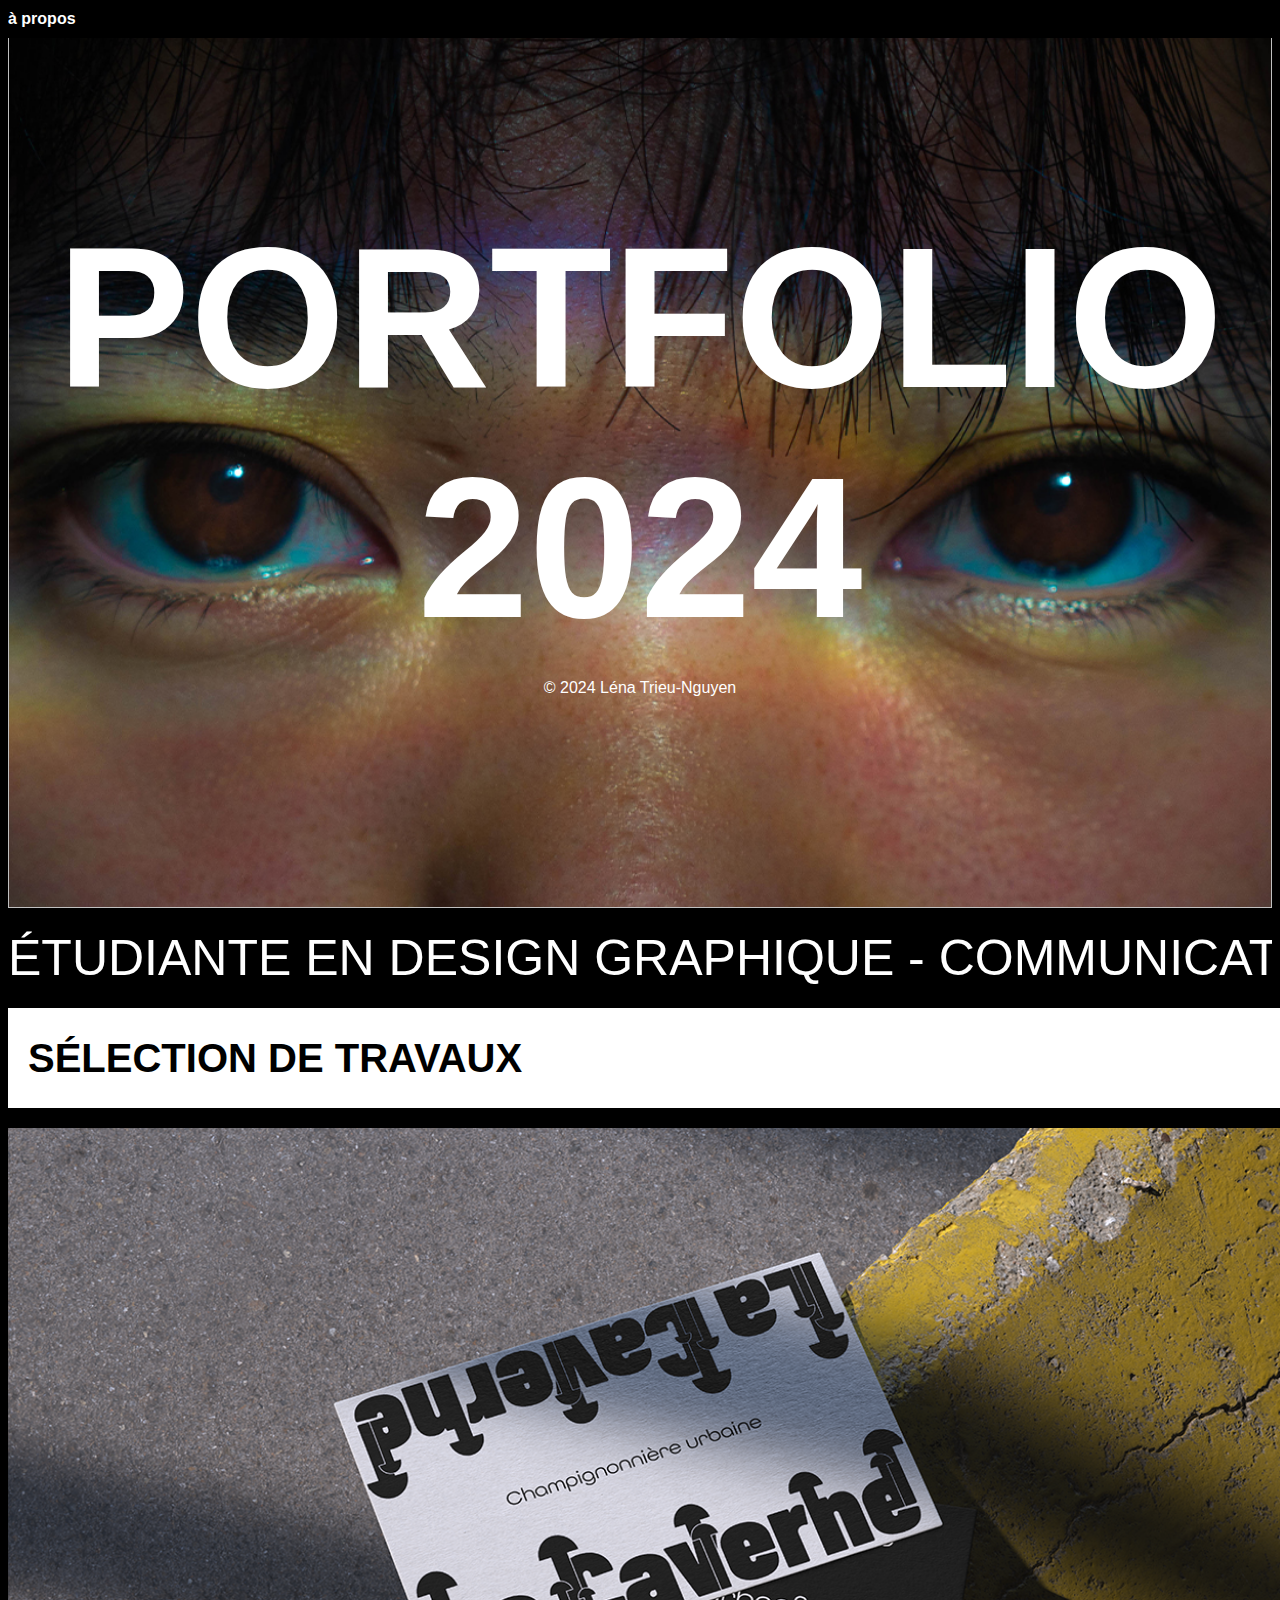
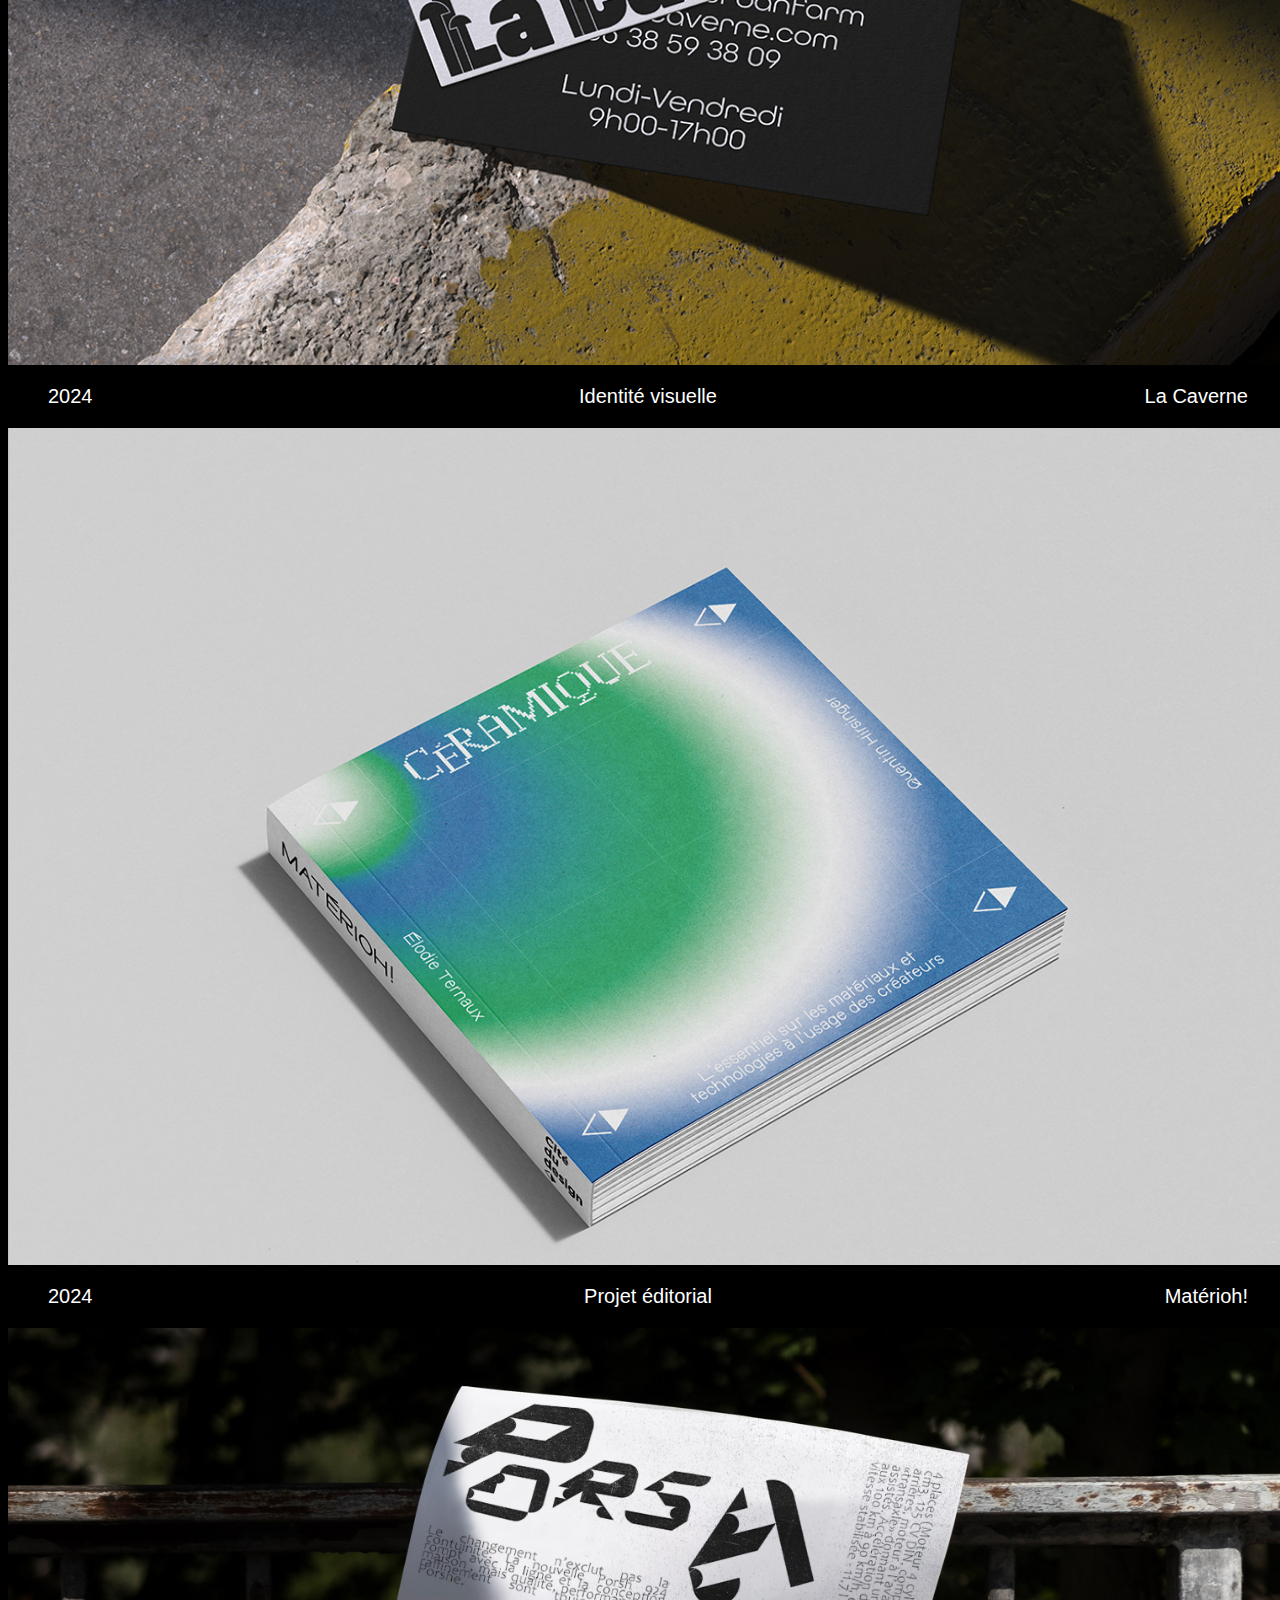
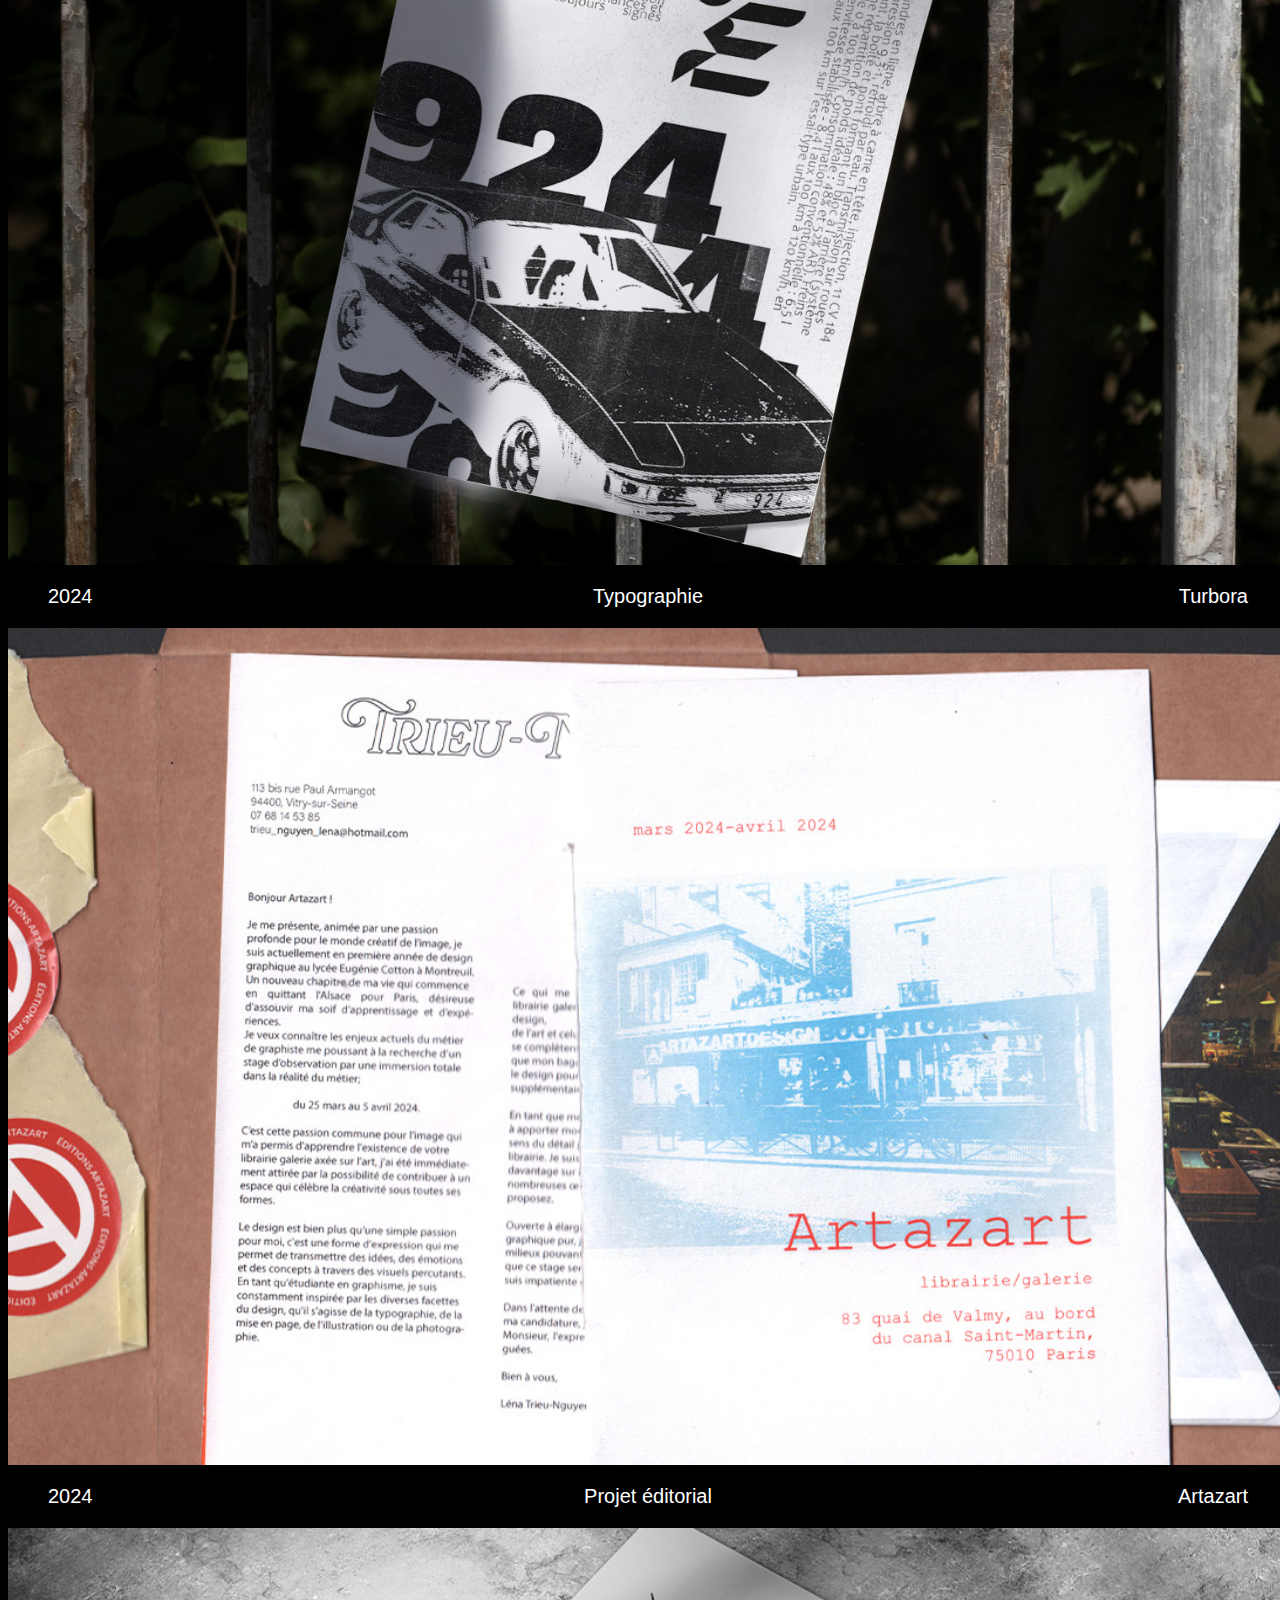
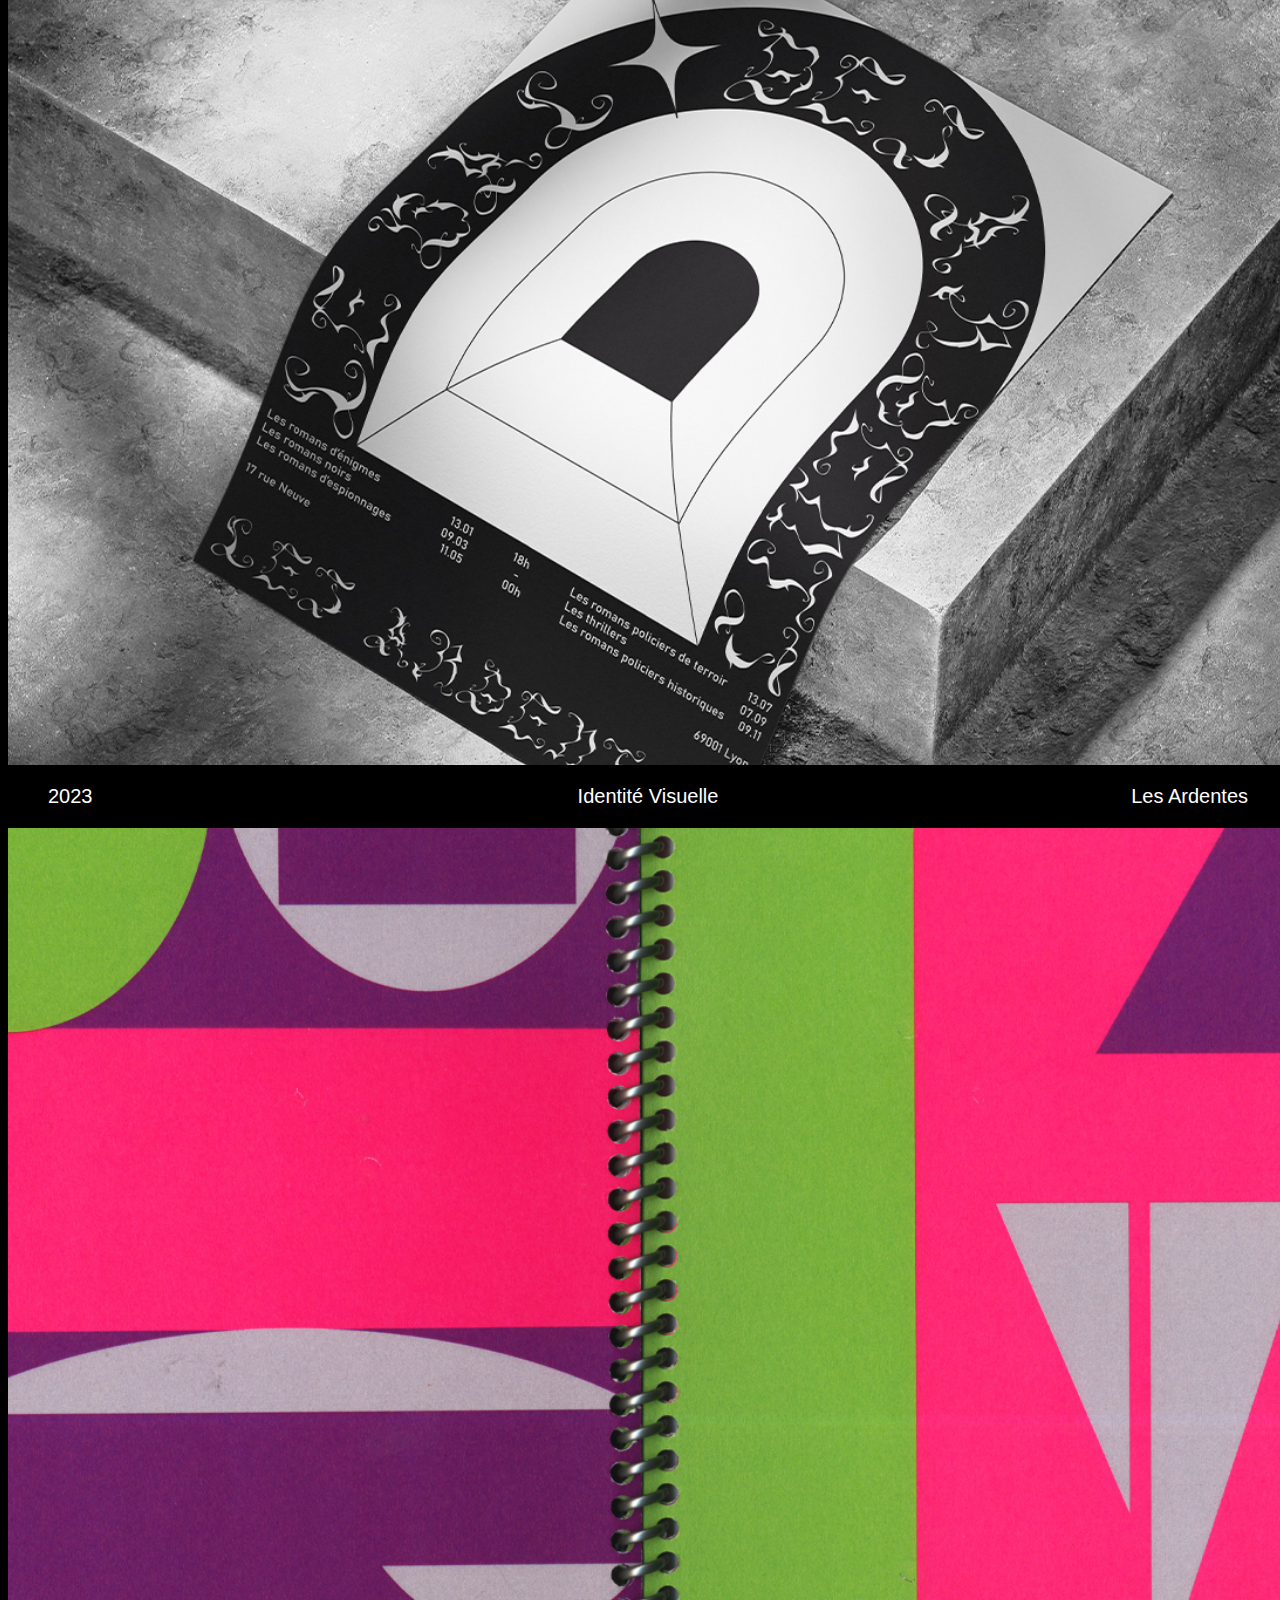
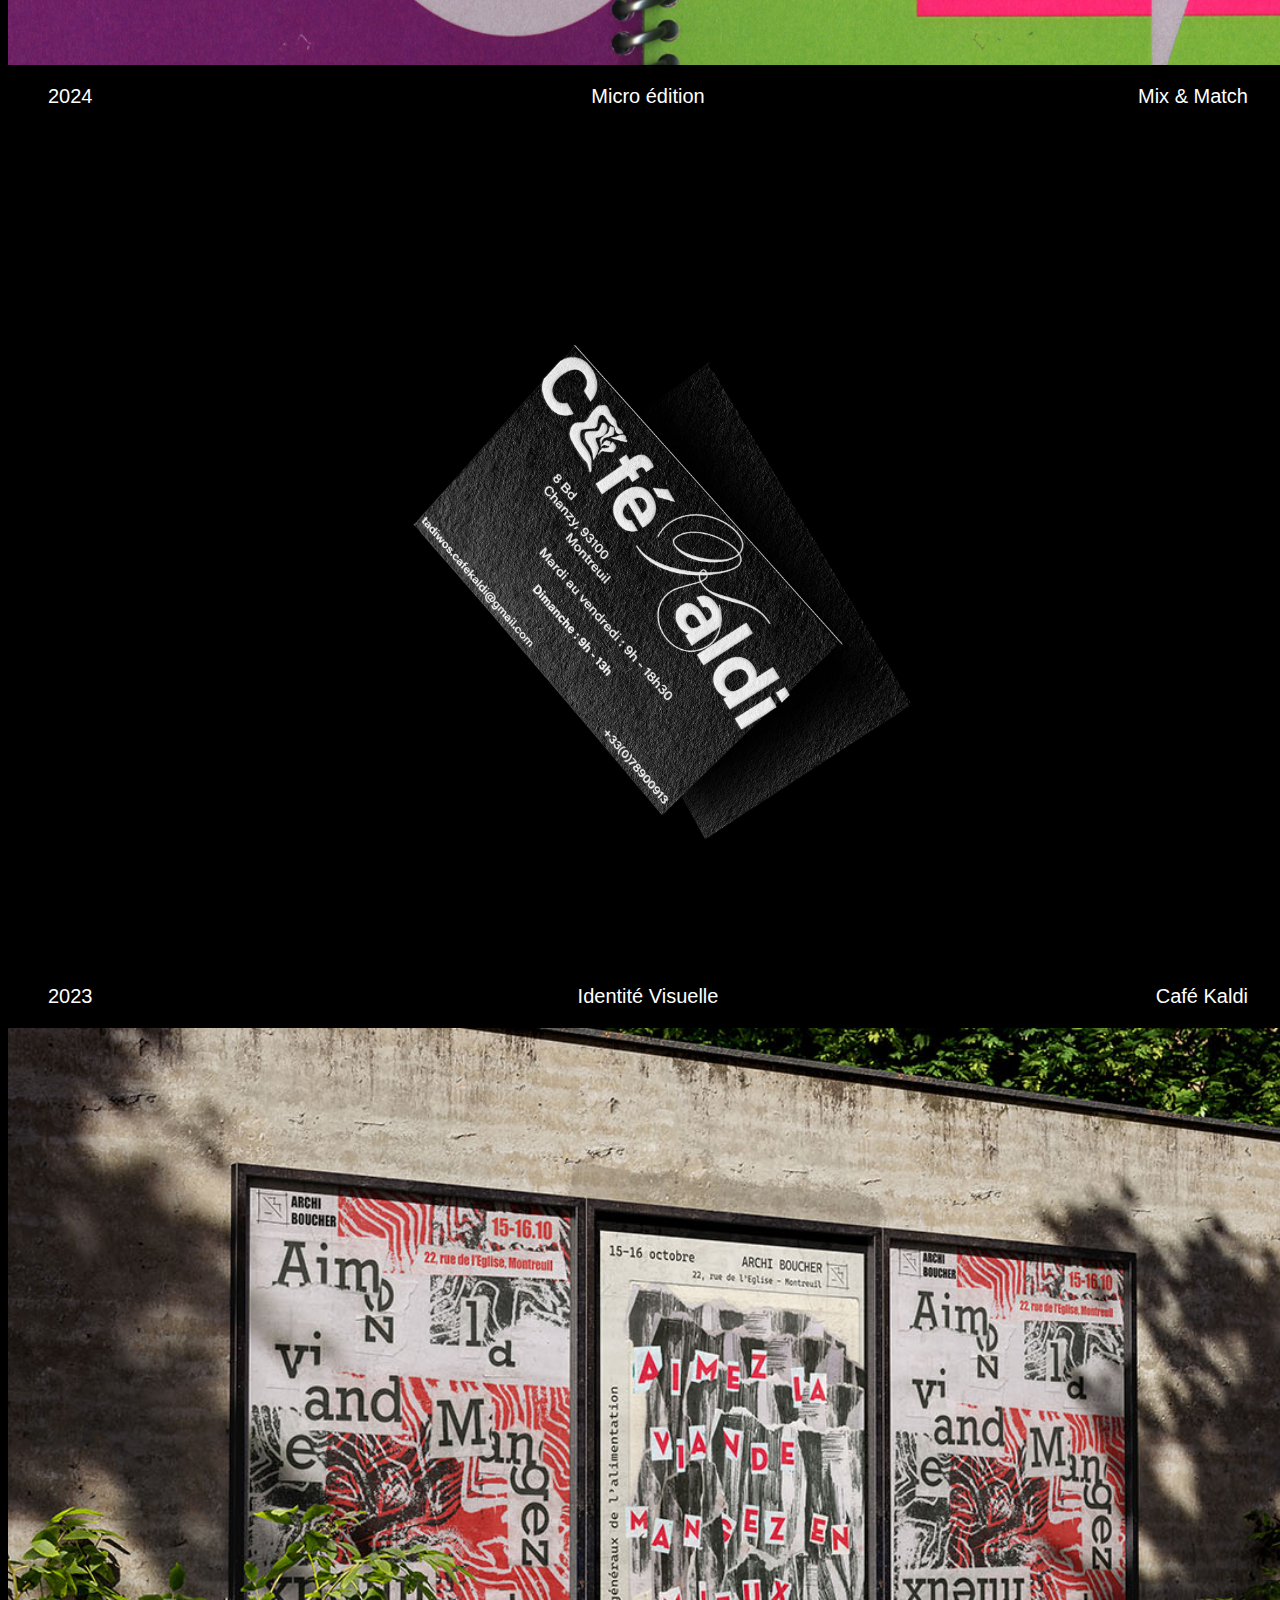
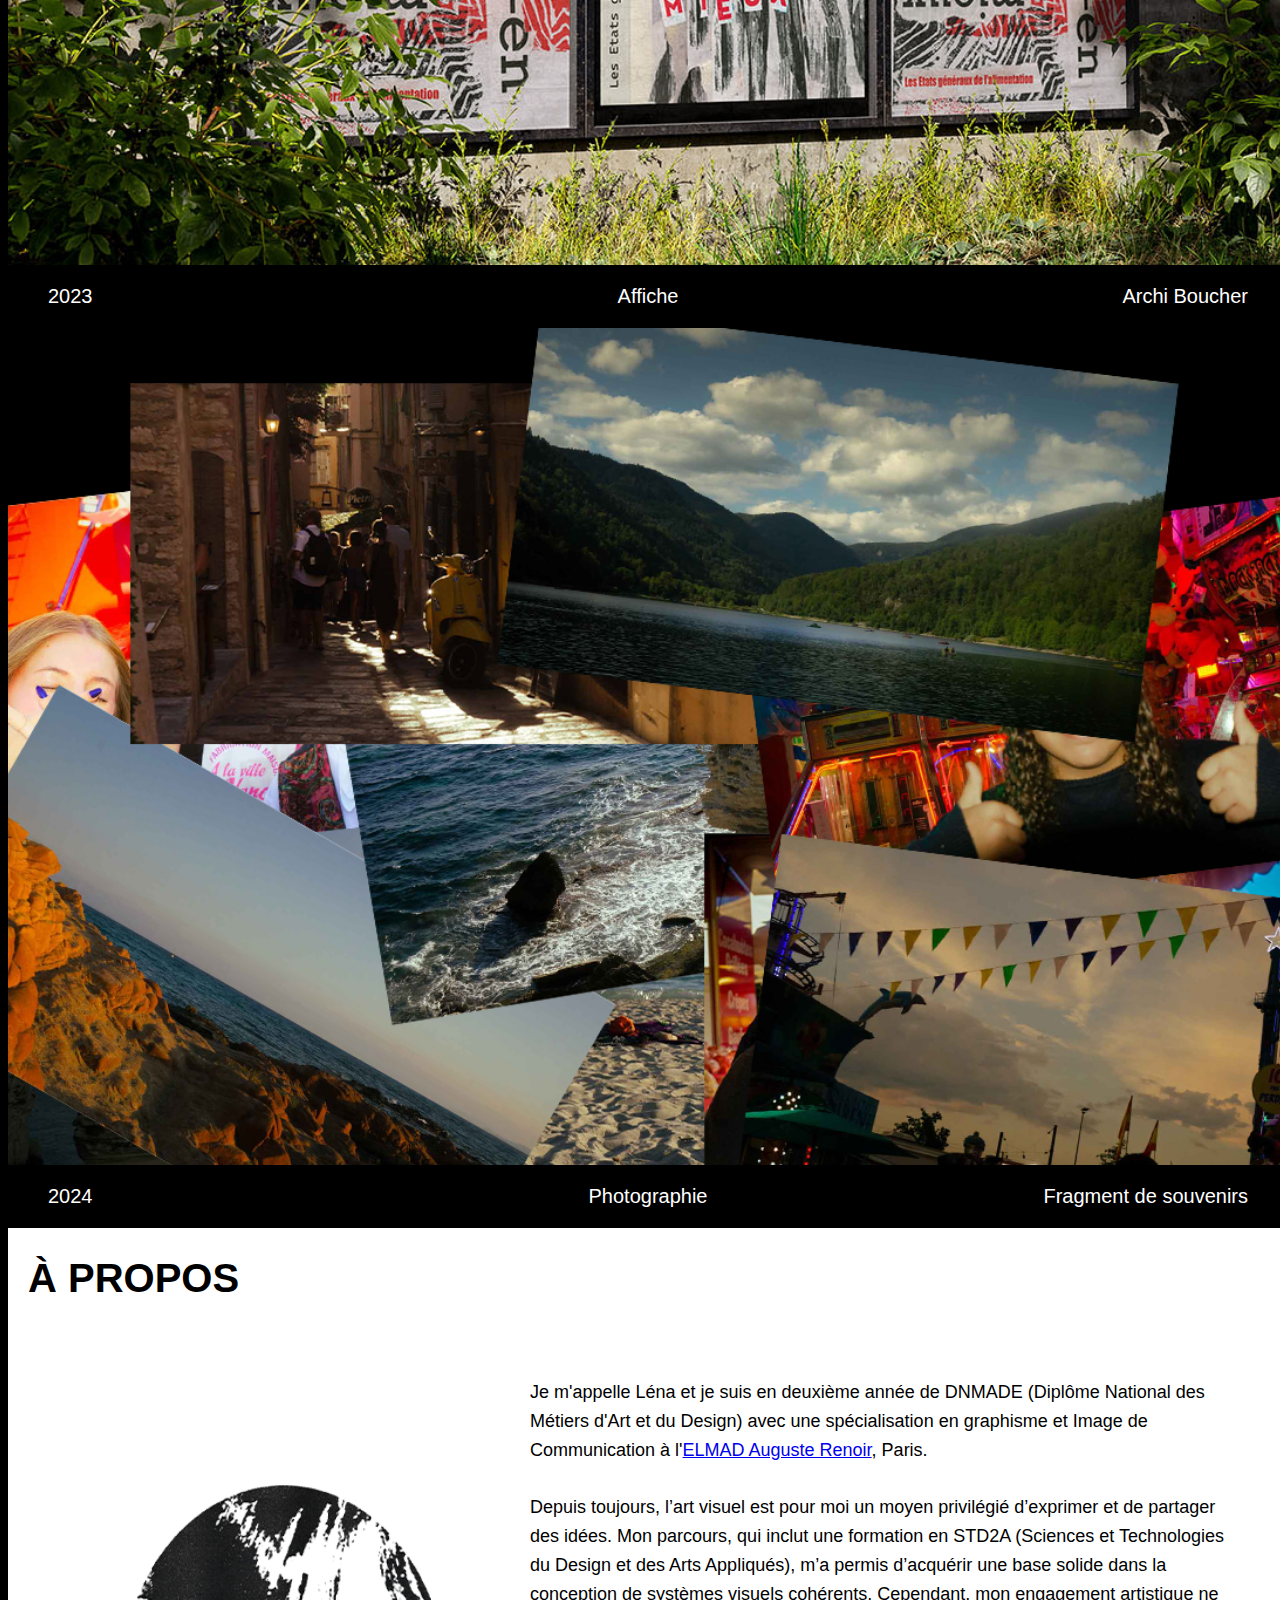
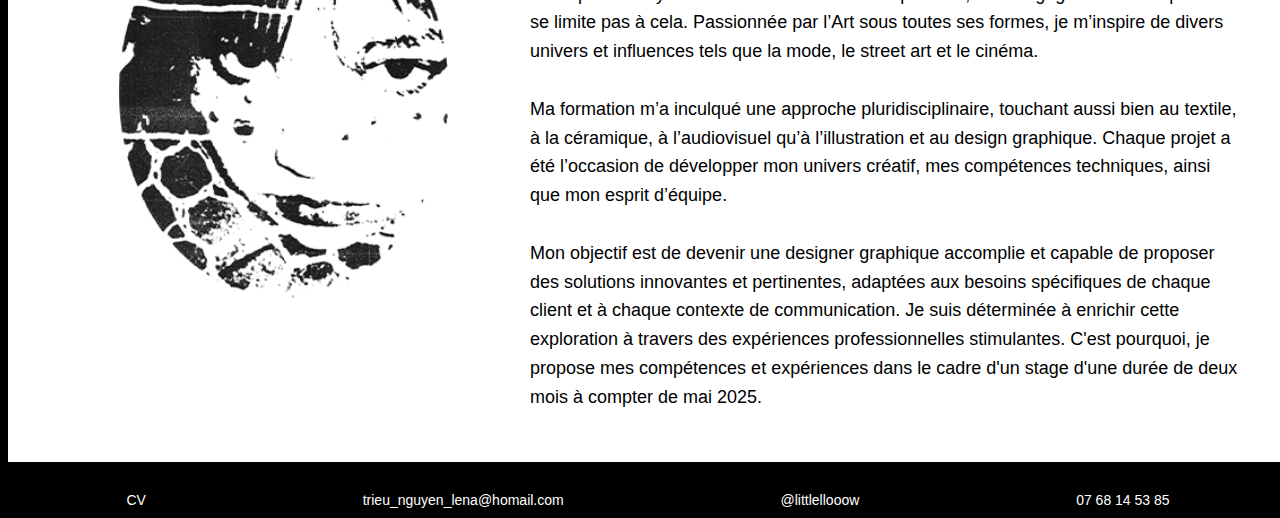
<file: index.html>
<!DOCTYPE html>
<html lang="fr">
<head>
    <meta charset="UTF-8">
    <meta name="viewport" content="width=device-width, initial-scale=1.0">
    <title>Léna Trieu-Nguyen - Portfolio</title>
    <link rel="stylesheet" href="styles.css">
    <link rel="shortcut icon" href="img/moi2.png">
</head>
<body>
     <!-- Navigation -->
     <header class="navigation">
      
        <div class="nav-center">
            
            <a href="#about">à propos</a>
            
        </div>
       
     </header>
    
    </div>
    <!-- Section principale -->
    <div class="main">
        <img class="background-image"/>
        <div class="overlay">
            <h1>PORTFOLIO 2024</h1>
            <p>© 2024 Léna Trieu-Nguyen</p>
        </div>
    </div>

    <div class="scrolling-text-container">
        <div class="scrolling-text"> ÉTUDIANTE EN DESIGN GRAPHIQUE - COMMUNICATION / À LA RECHERCHE D'UN STAGE DE TROIS MOIS À PARTIR DE MAI 2025 - ÉTUDIANTE EN DESIGN GRAPHIQUE - COMMUNICATION / À LA RECHERCHE D'UN STAGE DE TROIS MOIS À PARTIR DE MAI 2025 - ÉTUDIANTE EN DESIGN GRAPHIQUE - COMMUNICATION / À LA RECHERCHE D'UN STAGE DE TROIS MOIS À PARTIR DE MAI 2025 - ÉTUDIANTE EN DESIGN GRAPHIQUE - COMMUNICATION / À LA RECHERCHE D'UN STAGE DE TROIS MOIS À PARTIR DE MAI 2025 - ÉTUDIANTE EN DESIGN GRAPHIQUE - COMMUNICATION / À LA RECHERCHE D'UN STAGE DE TROIS MOIS À PARTIR DE MAI 2025 - ÉTUDIANTE EN DESIGN GRAPHIQUE - COMMUNICATION / À LA RECHERCHE D'UN STAGE DE TROIS MOIS À PARTIR DE MAI 2025 - ÉTUDIANTE EN DESIGN GRAPHIQUE - COMMUNICATION / À LA RECHERCHE D'UN STAGE DE TROIS MOIS À PARTIR DE MAI 2025 - ÉTUDIANTE EN DESIGN GRAPHIQUE - COMMUNICATION / À LA RECHERCHE D'UN STAGE DE TROIS MOIS À PARTIR DE MAI 2025 - ÉTUDIANTE EN DESIGN GRAPHIQUE - COMMUNICATION / À LA RECHERCHE D'UN STAGE DE TROIS MOIS À PARTIR DE MAI 2025 - ÉTUDIANTE EN DESIGN GRAPHIQUE - COMMUNICATION / À LA RECHERCHE D'UN STAGE DE TROIS MOIS À PARTIR DE MAI 2025 - ÉTUDIANTE EN DESIGN GRAPHIQUE - COMMUNICATION / À LA RECHERCHE D'UN STAGE DE TROIS MOIS À PARTIR DE MAI 2025 - ÉTUDIANTE EN DESIGN GRAPHIQUE - COMMUNICATION / À LA RECHERCHE D'UN STAGE DE TROIS MOIS À PARTIR DE MAI 2025 - ÉTUDIANTE EN DESIGN GRAPHIQUE - COMMUNICATION / À LA RECHERCHE D'UN STAGE DE TROIS MOIS À PARTIR DE MAI 2025 - ÉTUDIANTE EN DESIGN GRAPHIQUE - COMMUNICATION / À LA RECHERCHE D'UN STAGE DE TROIS MOIS À PARTIR DE MAI 2025 - ÉTUDIANTE EN DESIGN GRAPHIQUE - COMMUNICATION / À LA RECHERCHE D'UN STAGE DE TROIS MOIS À PARTIR DE MAI 2025 - ÉTUDIANTE EN DESIGN GRAPHIQUE - COMMUNICATION / À LA RECHERCHE D'UN STAGE DE TROIS MOIS À PARTIR DE MAI 2025 - ÉTUDIANTE EN DESIGN GRAPHIQUE - COMMUNICATION / À LA RECHERCHE D'UN STAGE DE TROIS MOIS À PARTIR DE MAI 2025 - ÉTUDIANTE EN DESIGN GRAPHIQUE - COMMUNICATION / À LA RECHERCHE D'UN STAGE DE TROIS MOIS À PARTIR DE MAI 2025 - ÉTUDIANTE EN DESIGN GRAPHIQUE - COMMUNICATION / À LA RECHERCHE D'UN STAGE DE TROIS MOIS À PARTIR DE MAI 2025 - ÉTUDIANTE EN DESIGN GRAPHIQUE - COMMUNICATION / À LA RECHERCHE D'UN STAGE DE TROIS MOIS À PARTIR DE MAI 2025 - ÉTUDIANTE EN DESIGN GRAPHIQUE - COMMUNICATION / À LA RECHERCHE D'UN STAGE DE TROIS MOIS À PARTIR DE MAI 2025 - ÉTUDIANTE EN DESIGN GRAPHIQUE - COMMUNICATION / À LA RECHERCHE D'UN STAGE DE TROIS MOIS À PARTIR DE MAI 2025 - ÉTUDIANTE EN DESIGN GRAPHIQUE - COMMUNICATION / À LA RECHERCHE D'UN STAGE DE TROIS MOIS À PARTIR DE MAI 2025 - ÉTUDIANTE EN DESIGN GRAPHIQUE - COMMUNICATION / À LA RECHERCHE D'UN STAGE DE TROIS MOIS À PARTIR DE MAI 2025 - ÉTUDIANTE EN DESIGN GRAPHIQUE - COMMUNICATION / À LA RECHERCHE D'UN STAGE DE TROIS MOIS À PARTIR DE MAI 2025 - ÉTUDIANTE EN DESIGN GRAPHIQUE - COMMUNICATION / À LA RECHERCHE D'UN STAGE DE TROIS MOIS À PARTIR DE MAI 2025 - ÉTUDIANTE EN DESIGN GRAPHIQUE - COMMUNICATION / À LA RECHERCHE D'UN STAGE DE TROIS MOIS À PARTIR DE MAI 2025 - ÉTUDIANTE EN DESIGN GRAPHIQUE - COMMUNICATION / À LA RECHERCHE D'UN STAGE DE TROIS MOIS À PARTIR DE MAI 2025 - ÉTUDIANTE EN DESIGN GRAPHIQUE - COMMUNICATION / À LA RECHERCHE D'UN STAGE DE TROIS MOIS À PARTIR DE MAI 2025 - ÉTUDIANTE EN DESIGN GRAPHIQUE - COMMUNICATION / À LA RECHERCHE D'UN STAGE DE TROIS MOIS À PARTIR DE MAI 2025 - 
        </div>
    </div>

     <!-- Section Selected Works -->
     <section class="selected-works">
        <div class="title">
          <h2>SÉLECTION DE TRAVAUX</h2>
        </div>

        <div class="work-item">
          <a href="Lacaverne.html">
            <img src="img/La-Caverne.png" alt="Image du projet">
          </a>
          <div class="work-info">
            <span class="left">2024</span>
            <span class="center">Identité visuelle</span>
            <span class="right">La Caverne</span>
          </div>
        </div>

        <div class="work-item">
          <a href="matérioh!.html">
            <img src="img/Matérioh!-couverture.png" alt="Image du projet">
          </a>
          <div class="work-info">
            <span class="left">2024</span>
            <span class="center">Projet éditorial</span>
            <span class="right">Matérioh!</span>
          </div>
        </div>

        <div class="work-item">
          <a href="turbora.html">
            <img src="img/projet-2.jpg" alt="Image du projet">
          </a>
          <div class="work-info">
            <span class="left">2024</span>
            <span class="center">Typographie</span>
            <span class="right">Turbora</span>
          </div>
        </div>

            <div class="work-item">
                <a href="artazart.html">
                   <img src="img/projet-3.jpg" alt="Image du projet">
                </a>
                <div class="work-info">
                  <span class="left">2024</span>
                  <span class="center">Projet éditorial</span>
                  <span class="right">Artazart</span>
                </div>
            </div>  

            <div class="work-item">
                <a href="les-ardentes.html">
                  <img src="img/projet-4.jpg" alt="Image du projet">
                </a>
                <div class="work-info">
                  <span class="left">2023</span>
                  <span class="center">Identité Visuelle</span>
                  <span class="right">Les Ardentes</span>
                </div>
            </div>

            <div class="work-item">
                <a href="mix&match.html">
                  <img src="img/projet-5.jpg" alt="Image du projet">
                </a>
                <div class="work-info">
                  <span class="left">2024</span>
                  <span class="center">Micro édition</span>
                  <span class="right">Mix & Match</span>
                </div>
            </div>

            <div class="work-item">
                <a href="cafe-kaldi.html">
                  <img src="img/projet-6.jpg" alt="Image du projet">
                </a>
                <div class="work-info">
                  <span class="left">2023</span>
                  <span class="center">Identité Visuelle</span>
                  <span class="right">Café Kaldi</span>
                </div>
            </div>

            <div class="work-item">
                <a href="archi-boucher.html">
                  <img src="img/projet-7.jpg" alt="Image du projet">
                </a>
                <div class="work-info">
                  <span class="left">2023</span>
                  <span class="center">Affiche</span>
                  <span class="right">Archi Boucher</span>
                </div>
            </div>

            <div class="work-item">
                <a href="souvenirs.html">
                  <img src="img/projet-8.jpg" alt="Image du projet">
                </a>
                <div class="work-info">
                  <span class="left">2024</span>
                  <span class="center">Photographie</span>
                  <span class="right">Fragment de souvenirs</span>
                </div>
            </div>

        </div>
        
      </section>

      <!-- Section About -->
<section class="about"id="about">
    <div class="title">
        <h2>À PROPOS</h2>
    </div>
    <div class="about-content">
        <div class="about-photo">
            <img src="img/moi2.png" alt="Photo de Léna Trieu-Nguyen">
        </div>
        <div class="about-text">
            <p>
                Je m'appelle Léna et je suis en deuxième année de DNMADE (Diplôme National des Métiers d'Art et du Design) avec une spécialisation en graphisme et Image de Communication à l'<a href="https://ecole-lycee-renoir-paris.fr/">ELMAD Auguste Renoir</a>, Paris.<br />
                <br />Depuis toujours, l’art visuel est pour moi un moyen privilégié d’exprimer et de partager des idées. Mon parcours, qui inclut une formation en STD2A (Sciences et Technologies du Design et des Arts Appliqués), m’a permis d’acquérir une base solide dans la conception de systèmes visuels cohérents. Cependant, mon engagement artistique ne se limite pas à cela. Passionnée par l’Art sous toutes ses formes, je m’inspire de divers univers et influences tels que la mode, le street art et le cinéma.<br />
                <br />Ma formation m’a inculqué une approche pluridisciplinaire, touchant aussi bien au textile, à la céramique, à l’audiovisuel qu’à l’illustration et au design graphique. Chaque projet a été l’occasion de développer mon univers créatif, mes compétences techniques, ainsi que mon esprit d’équipe.<br />
                <br />Mon objectif est de devenir une designer graphique accomplie et capable de proposer des solutions innovantes et pertinentes, adaptées aux besoins spécifiques de chaque client et à chaque contexte de communication. Je suis déterminée à enrichir cette exploration à travers des expériences professionnelles stimulantes. C'est pourquoi, je propose mes compétences et expériences dans le cadre d'un stage d'une durée de deux mois à compter de mai 2025.
            </p>
        </div>
    </div>

    <div class="about-links">
      <a href="path/to/TRIEU-NGUYEN_Léna_CurriculumVitae.pdf" target="_blank">CV</a>
      <a href="mailto:trieu_nguyen_lena@hotmail.com">trieu_nguyen_lena@homail.com</a>
      <a href="https://www.instagram.com/littlellooow/" target="_blank">@littlellooow</a>
      <a href="tel:0768145385">07 68 14 53 85</a>
    </div>

</section>
    
</body>
</html>
</file>
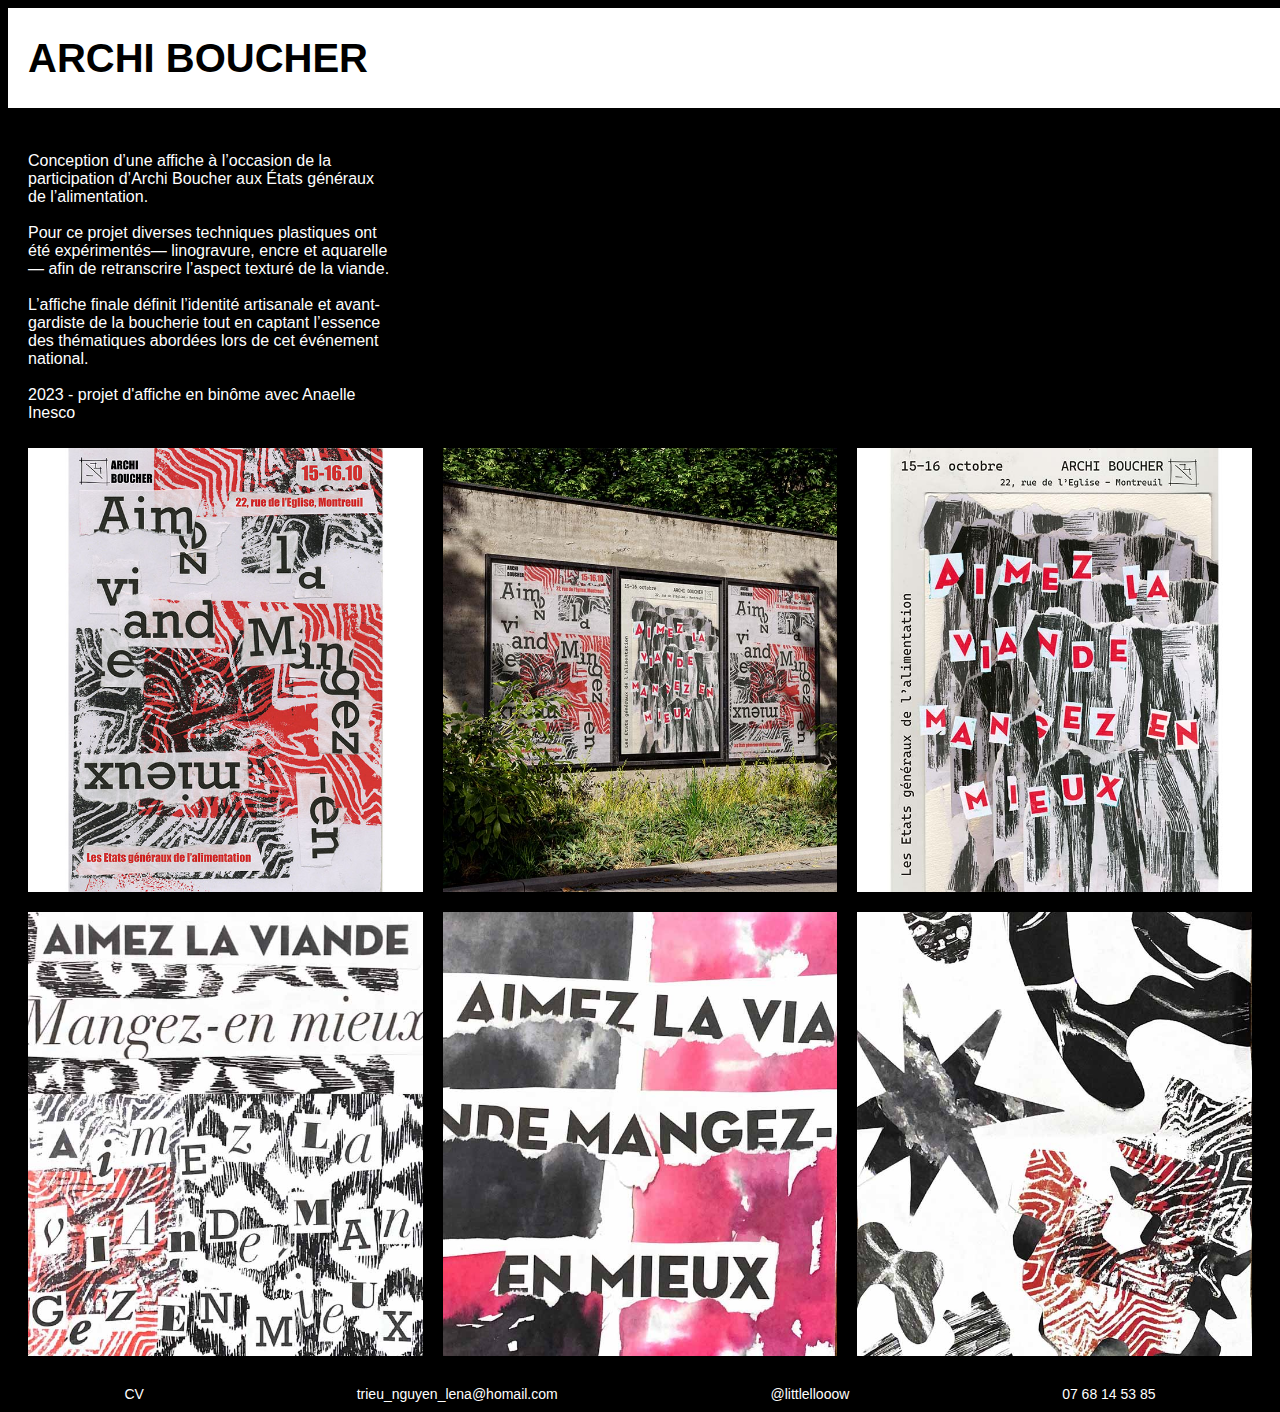
<file: archi-boucher.html>
<!DOCTYPE html>
<html lang="fr">
<head>
    <meta charset="UTF-8">
    <meta name="viewport" content="width=device-width, initial-scale=1.0">
    <title>Léna Trieu-Nguyen - Archi Boucher</title>
    <link rel="stylesheet" href="styles.css">
    <link rel="shortcut icon" href="img/moi2.png">
</head>

<body>

      <!-- Navigation -->
    <header class="navigation">
        
        <div class="nav-center">
            <a href="index.html">retour à l'accueil</a>
        </div>
    
    </header>

     <section class="selected-works">
        <div class="title">
          <h2>ARCHI BOUCHER</h2>
 
        </div>

        <div class="text-block">
            <p>
                </br>
                Conception d’une affiche à l’occasion de la participation d’Archi Boucher aux États généraux de l’alimentation.</br>
                </br>Pour ce projet diverses techniques plastiques ont été expérimentés— linogravure, encre et aquarelle — afin de retranscrire l’aspect texturé de la viande.</br>
                </br>L’affiche finale définit l’identité artisanale et avant-gardiste de la boucherie tout en captant l’essence des thématiques abordées lors de cet événement national.</br>
                </br>2023 - projet d'affiche en binôme avec Anaelle Inesco
            </p>
        </div>
        
     </section>

        <div class="grid">
            <img src="img/archiboucher.jpg" alt="affiche-1">
            <img src="img/archiboucher3.jpg" alt="affiches">
            <img src="img/archiboucher2.jpg" alt="affiche-22">
            <img src="img/archiboucher4.jpg" alt="test-1">
            <img src="img/archiboucher5.jpg" alt="test-2">
            <img src="img/archiboucher6.jpg" alt="test-3">
        </div>

        <div class="about-links">
            <a href="path/to/TRIEU-NGUYEN_Léna_CurriculumVitae.pdf" target="_blank">CV</a>
            <a href="mailto:trieu_nguyen_lena@hotmail.com">trieu_nguyen_lena@homail.com</a>
            <a href="https://www.instagram.com/littlellooow/" target="_blank">@littlellooow</a>
            <a href="tel:0768145385">07 68 14 53 85</a>
        </div>

</body>
</html>
</file>
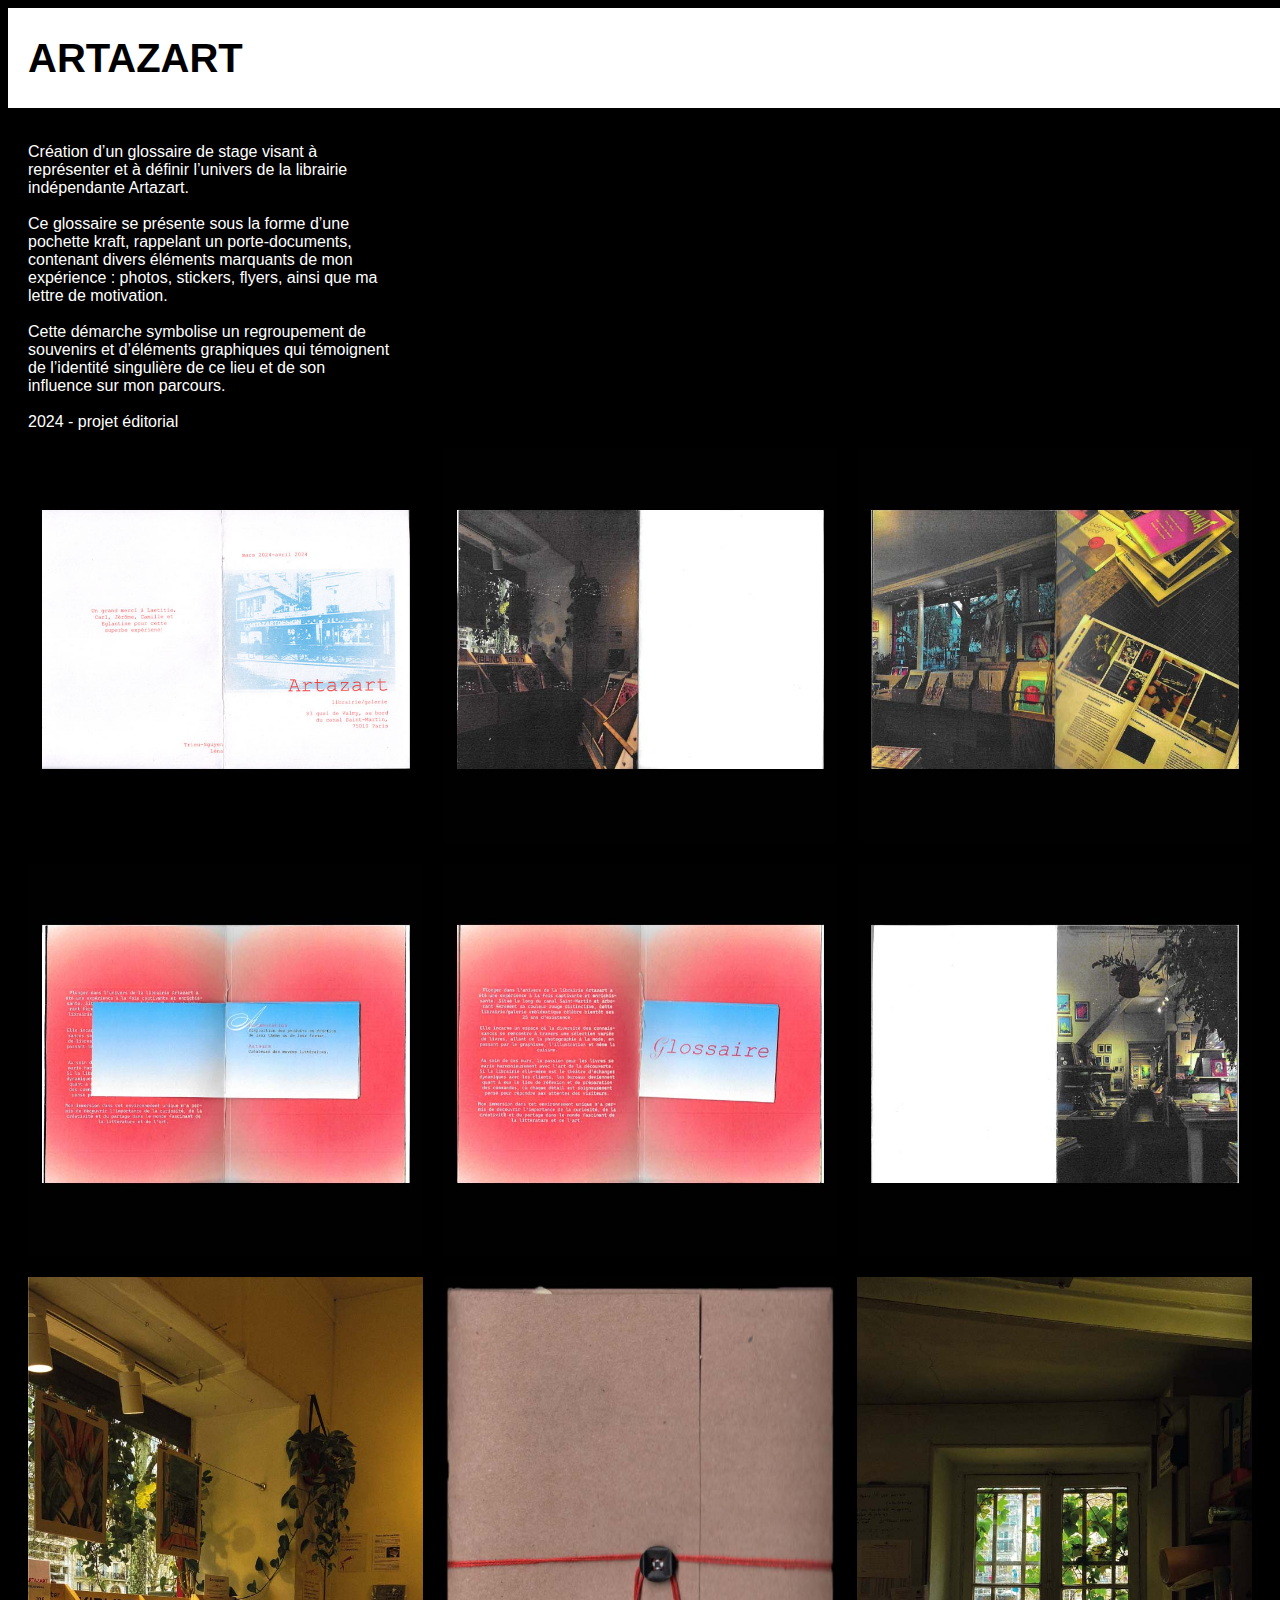
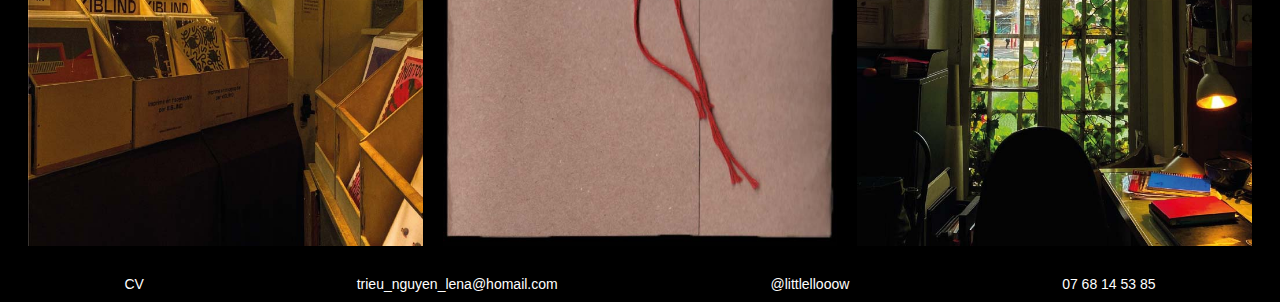
<file: artazart.html>
<!DOCTYPE html>
<html lang="fr">
<head>
    <meta charset="UTF-8">
    <meta name="viewport" content="width=device-width, initial-scale=1.0">
    <title>Léna Trieu-Nguyen - Artazart</title>
    <link rel="stylesheet" href="styles.css">
    <link rel="shortcut icon" href="img/moi2.png">
</head>

<body>

      <!-- Navigation -->
    <header class="navigation">
        
        <div class="nav-center">
            <a href="index.html">retour à l'accueil</a>
        </div>
    
    </header>

     <section class="selected-works">
        <div class="title">
          <h2>ARTAZART</h2>
        </div>

        <div class="text-block">
            <p>
                </br>Création d’un glossaire de stage visant à représenter et à définir l’univers de la librairie indépendante Artazart.</br>
                </br>Ce glossaire se présente sous la forme d’une pochette kraft, rappelant un porte-documents, contenant divers éléments marquants de mon expérience : photos, stickers, flyers, ainsi que ma lettre de motivation.</br>
                </br>Cette démarche symbolise un regroupement de souvenirs et d’éléments graphiques qui témoignent de l’identité singulière de ce lieu et de son influence sur mon parcours.</br>
                </br>2024 - projet éditorial
            </p>
        </div>
     </section>

        <div class="grid">
            <img src="img/artazart.jpg" alt="Couverture">
            <img src="img/artazart2.jpg" alt="Page 1">
            <img src="img/artazart1.jpg" alt="Page 2">
            <img src="img/artazart3.jpg" alt="Page 3">
            <img src="img/artazart4.jpg" alt="Page 4">
            <img src="img/artazart5.jpg" alt="Page 5">
            <img src="img/artazart-photo.jpg" alt="Photo 1">
            <img src="img/artazart-ferme.jpg" alt="Fermé">
            <img src="img/artazart-photo2.jpg" alt="Photo 2">
        </div>

        <div class="about-links">
            <a href="path/to/TRIEU-NGUYEN_Léna_CurriculumVitae.pdf" target="_blank">CV</a>
            <a href="mailto:trieu_nguyen_lena@hotmail.com">trieu_nguyen_lena@homail.com</a>
            <a href="https://www.instagram.com/littlellooow/" target="_blank">@littlellooow</a>
            <a href="tel:0768145385">07 68 14 53 85</a>
        </div>

</body>
</html>
</file>
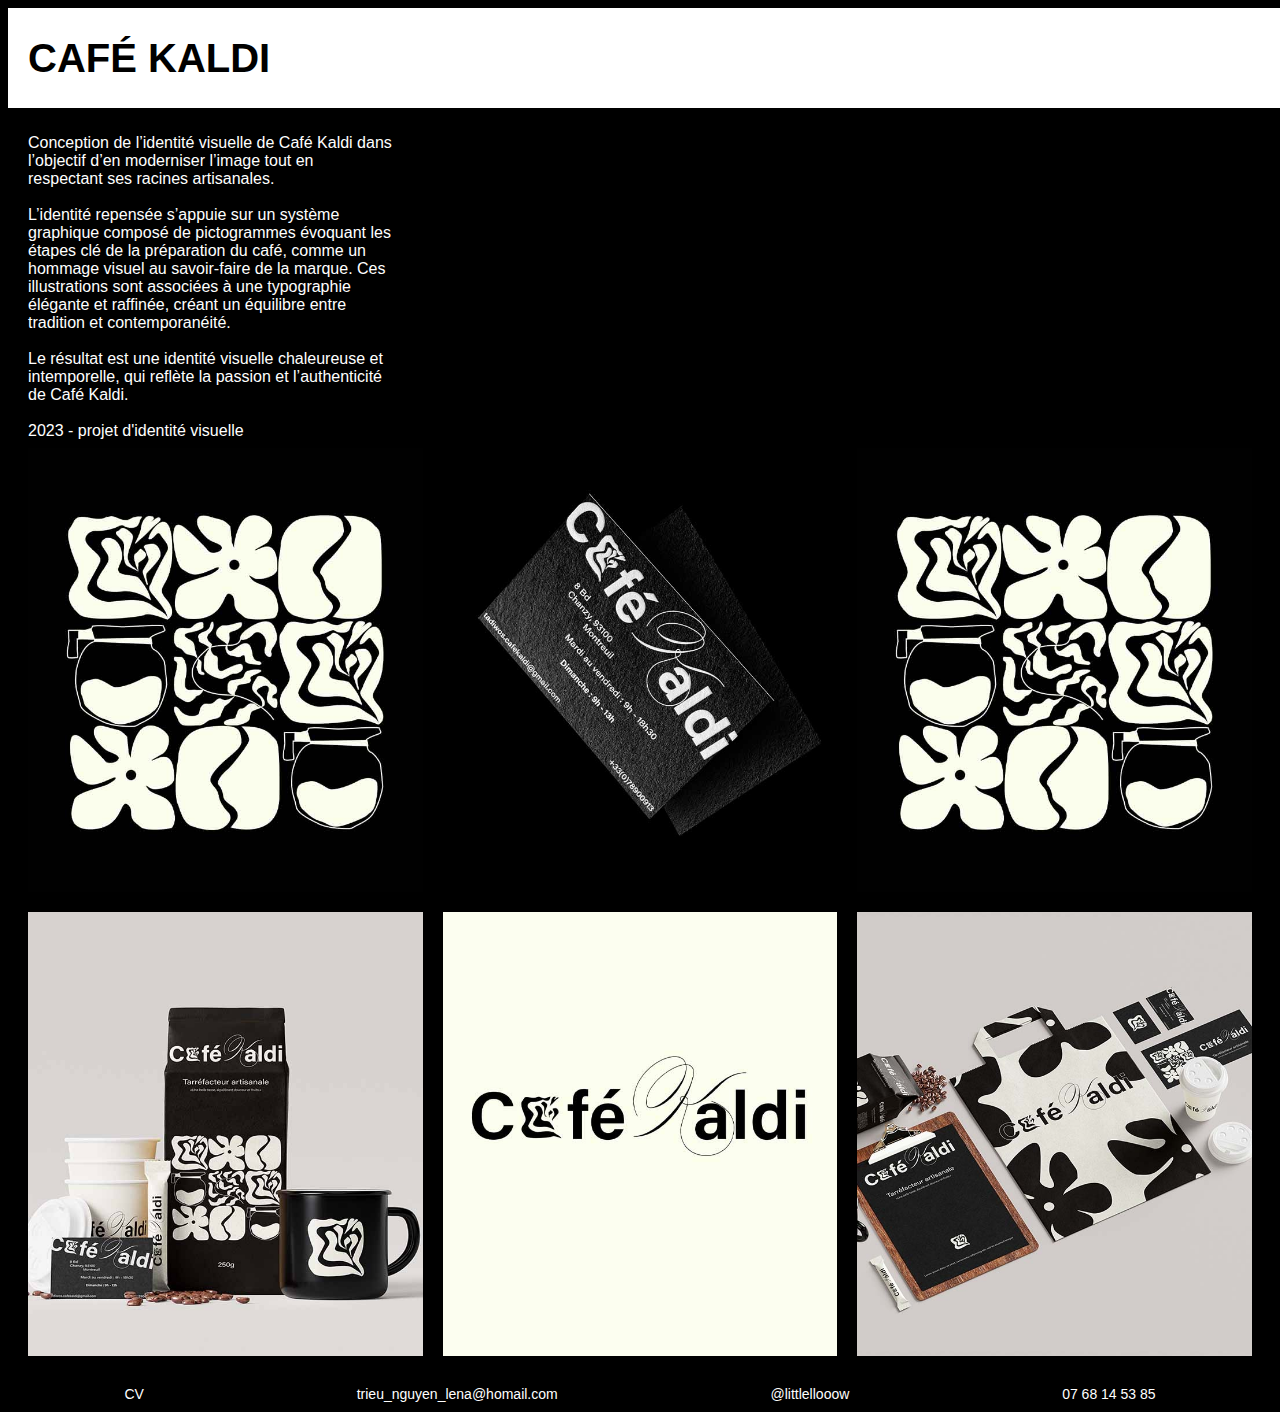
<file: cafe-kaldi.html>
<!DOCTYPE html>
<html lang="fr">
<head>
    <meta charset="UTF-8">
    <meta name="viewport" content="width=device-width, initial-scale=1.0">
    <title>Léna Trieu-Nguyen - Café Kaldi</title>
    <link rel="stylesheet" href="styles.css">
    <link rel="shortcut icon" href="img/moi2.png">    
</head>

<body>

      <!-- Navigation -->
    <header class="navigation">
        
        <div class="nav-center">
            <a href="index.html">retour à l'accueil</a>
        </div>
    
    </header>

     <section class="selected-works">
        <div class="title">
          <h2>CAFÉ KALDI</h2>
 
        </div>

        <div class="text-block">
            <p>
                </br>
                Conception de l’identité visuelle de Café Kaldi dans l’objectif d’en moderniser l’image tout en respectant ses racines artisanales. </br>
                </br>L’identité repensée s’appuie sur un système graphique composé de pictogrammes évoquant les étapes clé de la préparation du café, comme un hommage visuel au savoir-faire de la marque. Ces illustrations sont associées à une typographie élégante et raffinée, créant un équilibre entre tradition et contemporanéité.</br>
                </br>Le résultat est une identité visuelle chaleureuse et intemporelle, qui reflète la passion et l’authenticité de Café Kaldi.</br>
                </br>2023 - projet d'identité visuelle
            </p>
        </div>
        
     </section>

        <div class="grid">
            <img src="img/CafeKaldi2.jpg" alt="Motif">
            <img src="img/CafeKaldi_Mockup_4.jpg" alt="Carte">
            <img src="img/CafeKaldi2.jpg" alt="Motif">
            <img src="img/CafeKaldi_Mockup_2.jpg" alt="Mockup">
            <img src="img/CafeKaldi1.jpg" alt="Café Kaldi">
            <img src="img/CafeKaldi_Mockup_3.jpg" alt="Mockup 2">
        
        </div>

        <div class="about-links">
            <a href="path/to/TRIEU-NGUYEN_Léna_CurriculumVitae.pdf" target="_blank">CV</a>
            <a href="mailto:trieu_nguyen_lena@hotmail.com">trieu_nguyen_lena@homail.com</a>
            <a href="https://www.instagram.com/littlellooow/" target="_blank">@littlellooow</a>
            <a href="tel:0768145385">07 68 14 53 85</a>
        </div>

</body>
</html>
</file>
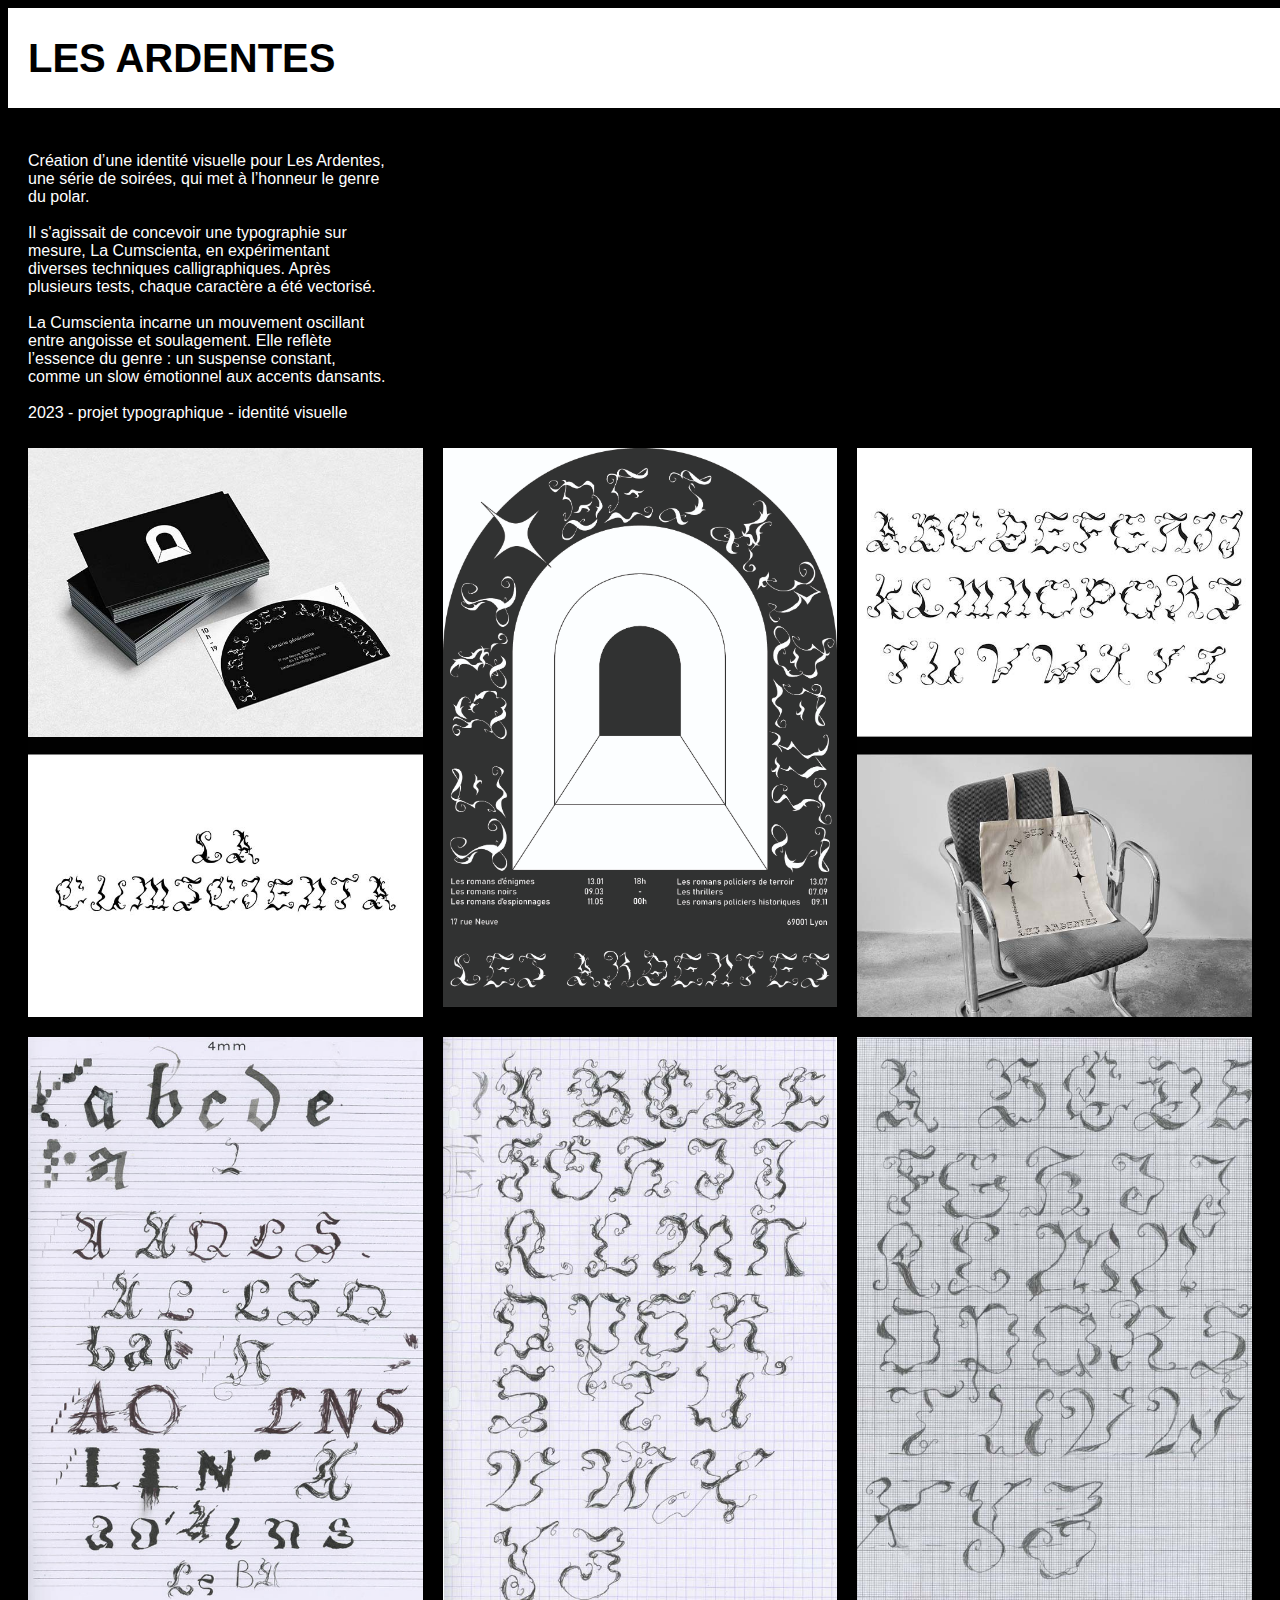
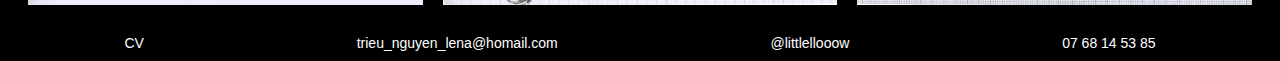
<file: les-ardentes.html>
<!DOCTYPE html>
<html lang="fr">
<head>
    <meta charset="UTF-8">
    <meta name="viewport" content="width=device-width, initial-scale=1.0">
    <title>Léna Trieu-Nguyen - Les Ardentes</title>
    <link rel="stylesheet" href="styles.css">
    <link rel="shortcut icon" href="img/moi2.png">
</head>

<body>

      <!-- Navigation -->
    <header class="navigation">
        
        <div class="nav-center">
            <a href="index.html">retour à l'accueil</a>
        </div>
    
    </header>

     <section class="selected-works">
        <div class="title">
          <h2>LES ARDENTES</h2>
 
        </div>

        <div class="text-block">
            <p>
                </br>Création d’une identité visuelle pour Les Ardentes, une série de soirées, qui met à l’honneur le genre du polar. </br>
                </br>Il s'agissait de concevoir une typographie sur mesure, La Cumscienta, en expérimentant diverses techniques calligraphiques. Après plusieurs tests, chaque caractère a été vectorisé. </br>
                </br>La Cumscienta incarne un mouvement oscillant entre angoisse et soulagement. Elle reflète l’essence du genre : un suspense constant, comme un slow émotionnel aux accents dansants.</br>
                </br>2023 - projet typographique - identité visuelle
            </p>
        </div>
        
     </section>

        <div class="grid">
            <img src="img/lesardentes_cartevisite.jpg" alt="Photo 2">
            <img src="img/LesArdentes_Affiche_Finale.jpg" alt="Photo 1">
            <img src="img/lesardentes_alphabet.jpg" alt="Photo 2">
            <img src="img/lesardentes_test.jpg" alt="Photo 1">
            <img src="img/lesardentes_test2.jpg" alt="">
            <img src="img/lesardentes_test3.jpg" alt="">

        
        </div>

        <div class="about-links">
            <a href="path/to/TRIEU-NGUYEN_Léna_CurriculumVitae.pdf" target="_blank">CV</a>
            <a href="mailto:trieu_nguyen_lena@hotmail.com">trieu_nguyen_lena@homail.com</a>
            <a href="https://www.instagram.com/littlellooow/" target="_blank">@littlellooow</a>
            <a href="tel:0768145385">07 68 14 53 85</a>
        </div>

</body>
</html>
</file>
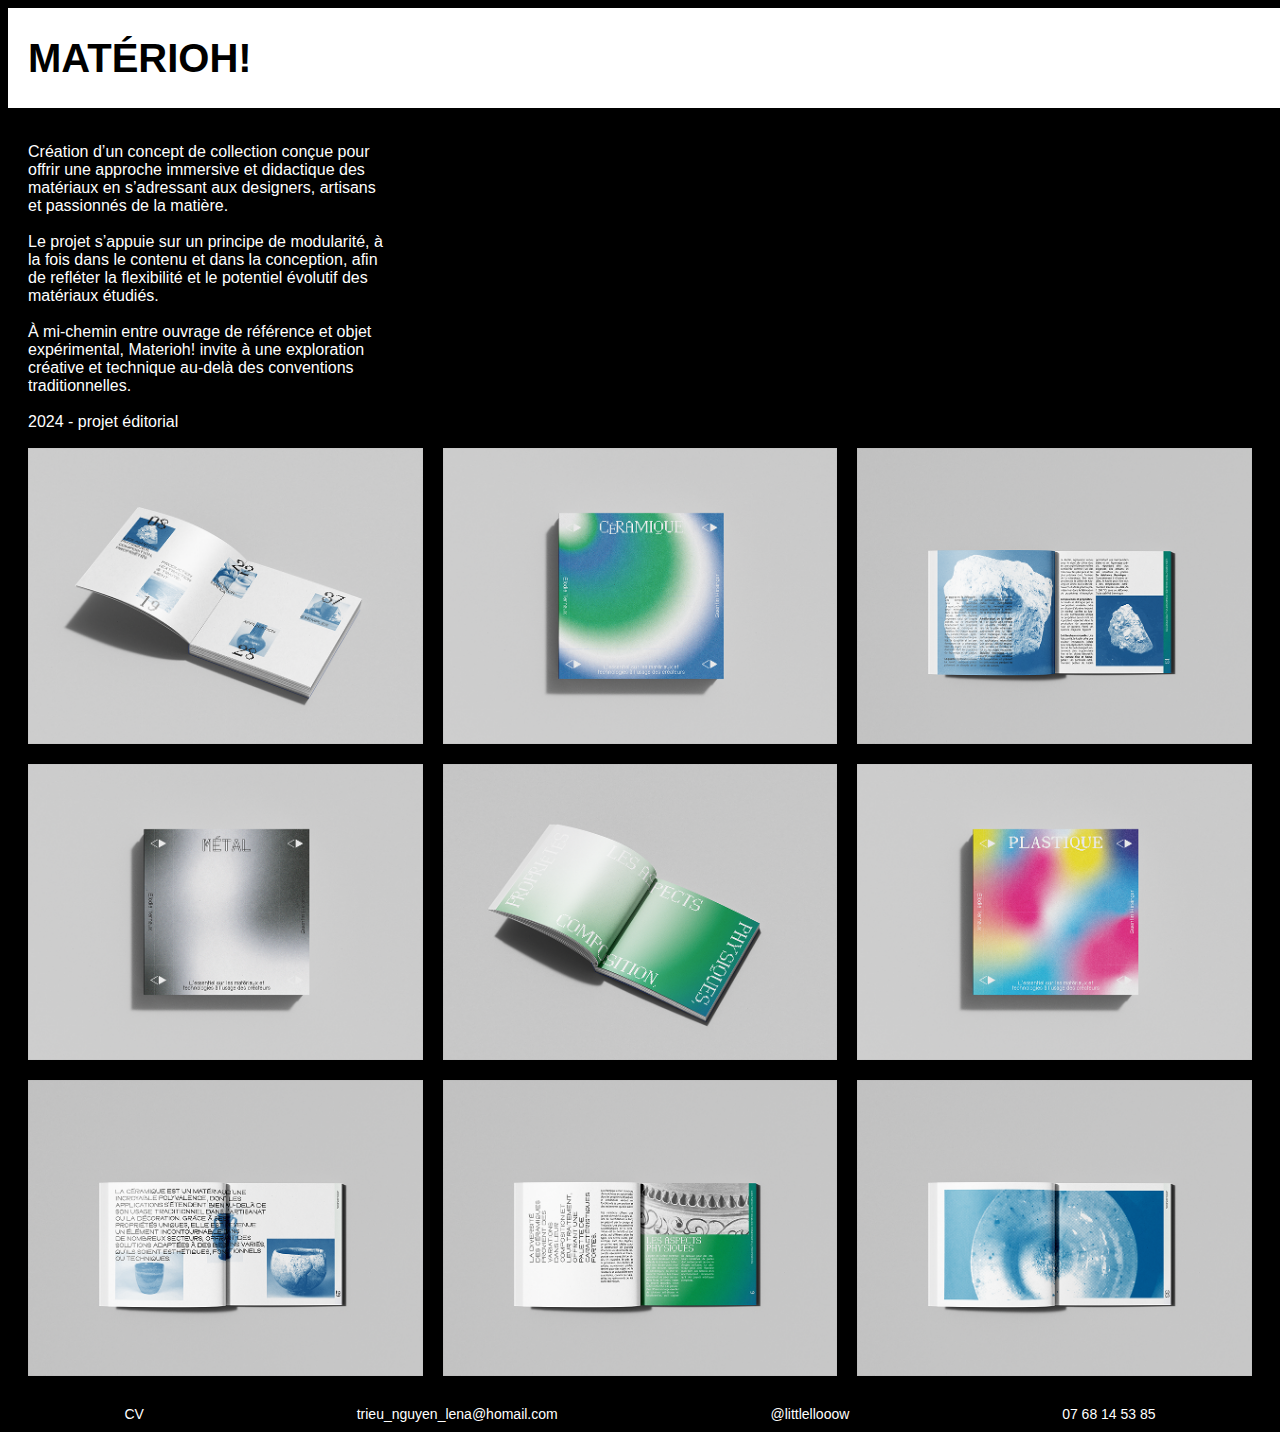
<file: matérioh!.html>
<!DOCTYPE html>
<html lang="fr">
<head>
    <meta charset="UTF-8">
    <meta name="viewport" content="width=device-width, initial-scale=1.0">
    <title>Léna Trieu-Nguyen - MATÉRIOH!</title>
    <link rel="stylesheet" href="styles.css">
    <link rel="shortcut icon" href="img/moi2.png">
</head>

<body>

      <!-- Navigation -->
    <header class="navigation">
        
        <div class="nav-center">
            <a href="index.html">retour à l'accueil</a>
        </div>
    
    </header>

     <section class="selected-works">
        <div class="title">
          <h2>MATÉRIOH!</h2>
        </div>

        <div class="text-block">
            <p>
                </br>Création d’un concept de collection conçue pour offrir une approche immersive et didactique des matériaux en s’adressant aux designers, artisans et passionnés de la matière.</br>
                </br>Le projet s’appuie sur un principe de modularité, à la fois dans le contenu et dans la conception, afin de refléter la flexibilité et le potentiel évolutif des matériaux étudiés.</br>
                </br>À mi-chemin entre ouvrage de référence et objet expérimental, Materioh! invite à une exploration créative et technique au-delà des conventions traditionnelles.</br>
                </br>2024 - projet éditorial
            </p>
        </div>
     </section>

        <div class="grid">
            <img src="img/Page-1.png" alt="Couverture">
            <img src="img/Couverture-1.png" alt="Page 1">
            <img src="img/Page-3.png" alt="Page 2">
            <img src="img/Couverture-1.2.png" alt="Page 3">
            <img src="img/Page-2.png" alt="Page 4">
            <img src="img/Couverture-1.1.png" alt="Page 5">
            <img src="img/Page-4.png" alt="Photo 1">
            <img src="img/Page-7.png" alt="Fermé">
            <img src="img/Page-6.png" alt="Photo 2">
        </div>

        <div class="about-links">
            <a href="path/to/TRIEU-NGUYEN_Léna_CurriculumVitae.pdf" target="_blank">CV</a>
            <a href="mailto:trieu_nguyen_lena@hotmail.com">trieu_nguyen_lena@homail.com</a>
            <a href="https://www.instagram.com/littlellooow/" target="_blank">@littlellooow</a>
            <a href="tel:0768145385">07 68 14 53 85</a>
        </div>

</body>
</html>
</file>
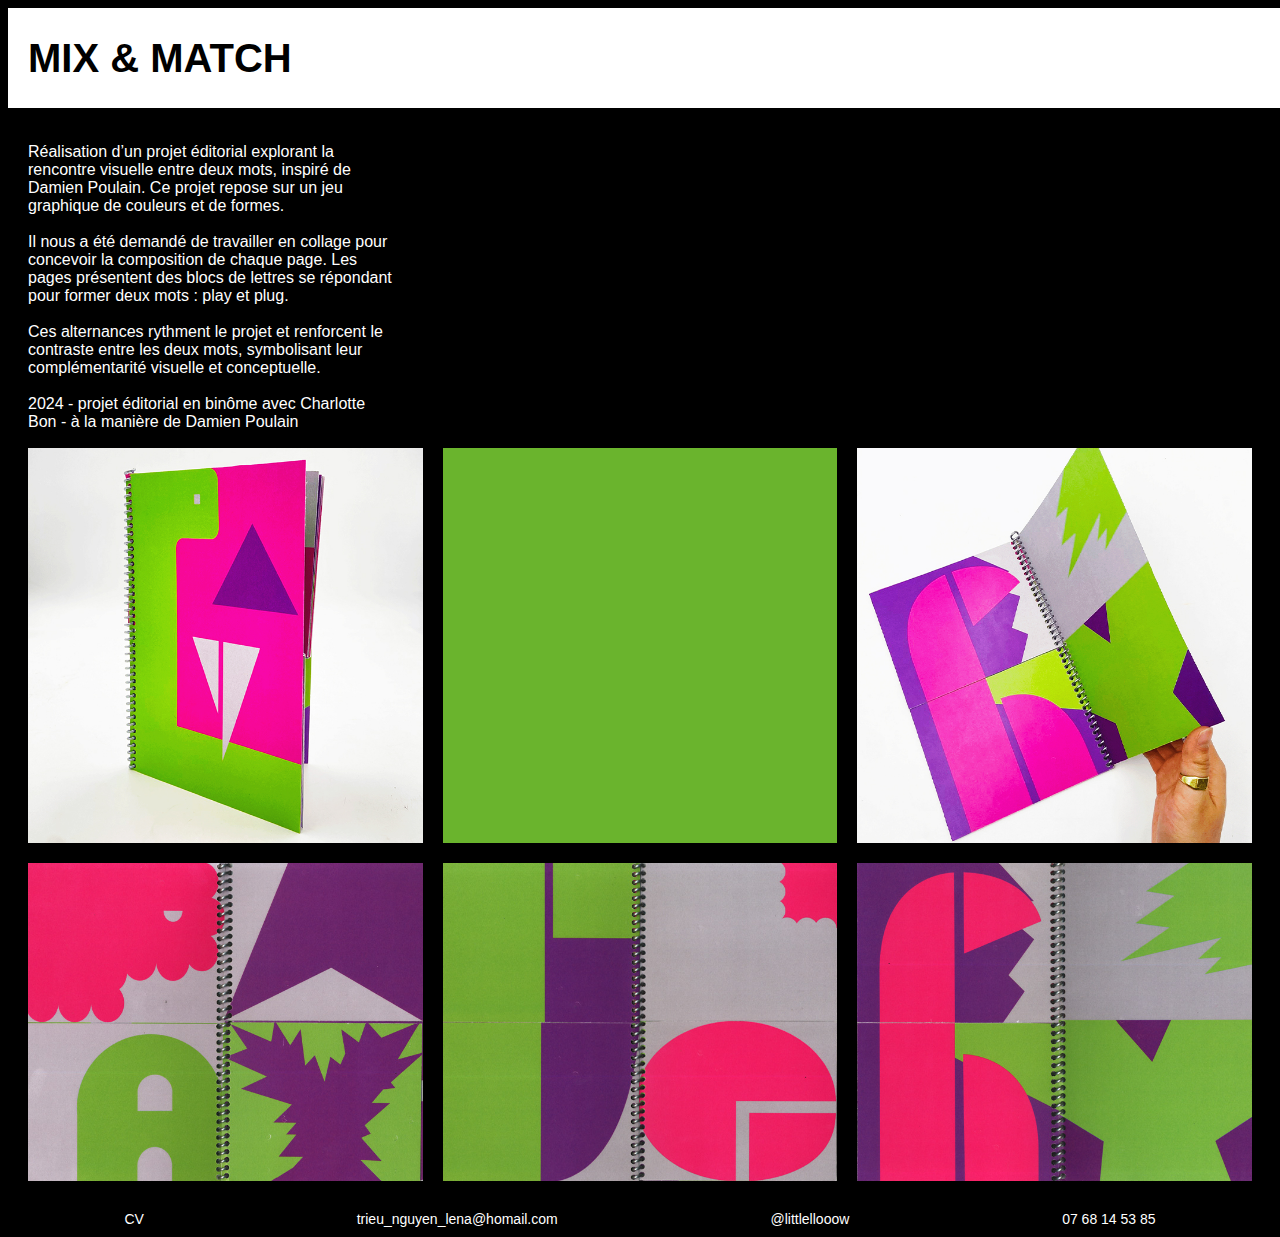
<file: mix&match.html>
<!DOCTYPE html>
<html lang="fr">
<head>
    <meta charset="UTF-8">
    <meta name="viewport" content="width=device-width, initial-scale=1.0">
    <title>Léna Trieu-Nguyen - Mix & Match</title>
    <link rel="stylesheet" href="styles.css">
    <link rel="shortcut icon" href="img/moi2.png">
</head>

<body>

      <!-- Navigation -->
    <header class="navigation">
        
        <div class="nav-center">
            <a href="index.html">retour à l'accueil</a>
        </div>
    
    </header>

     <section class="selected-works">
        <div class="title">
          <h2>MIX & MATCH</h2>
 
        </div>

        <div class="text-block">
            <p>
                </br>Réalisation d’un projet éditorial explorant la rencontre visuelle entre deux mots, inspiré de Damien Poulain. Ce projet repose sur un jeu graphique de couleurs et de formes.</br>
                </br>Il nous a été demandé de travailler en collage pour concevoir la composition de chaque page. Les pages présentent des blocs de lettres se répondant pour former deux mots : play et plug.</br>
                </br>Ces alternances rythment le projet et renforcent le contraste entre les deux mots, symbolisant leur complémentarité visuelle et conceptuelle.</br>
                </br>2024 - projet éditorial en binôme avec Charlotte Bon - à la manière de Damien Poulain
            </p>
        </div>
        
     </section>

        <div class="grid">
            <img src="img/play_plug_couv.jpg" alt="Couverture">
            <img src="img/mix&match_gif.gif" alt="gif">
            <img src="img/play_plug5.jpg" alt="Page 1">
            <img src="img/play_plug1.jpg" alt="Page 2">
            <img src="img/play_plug2.jpg" alt="Page 3">
            <img src="img/play_plug3.jpg" alt="Page 4">
        
        </div>

        <div class="about-links">
            <a href="path/to/TRIEU-NGUYEN_Léna_CurriculumVitae.pdf" target="_blank">CV</a>
            <a href="mailto:trieu_nguyen_lena@hotmail.com">trieu_nguyen_lena@homail.com</a>
            <a href="https://www.instagram.com/littlellooow/" target="_blank">@littlellooow</a>
            <a href="tel:0768145385">07 68 14 53 85</a>
        </div>

</body>
</html>
</file>
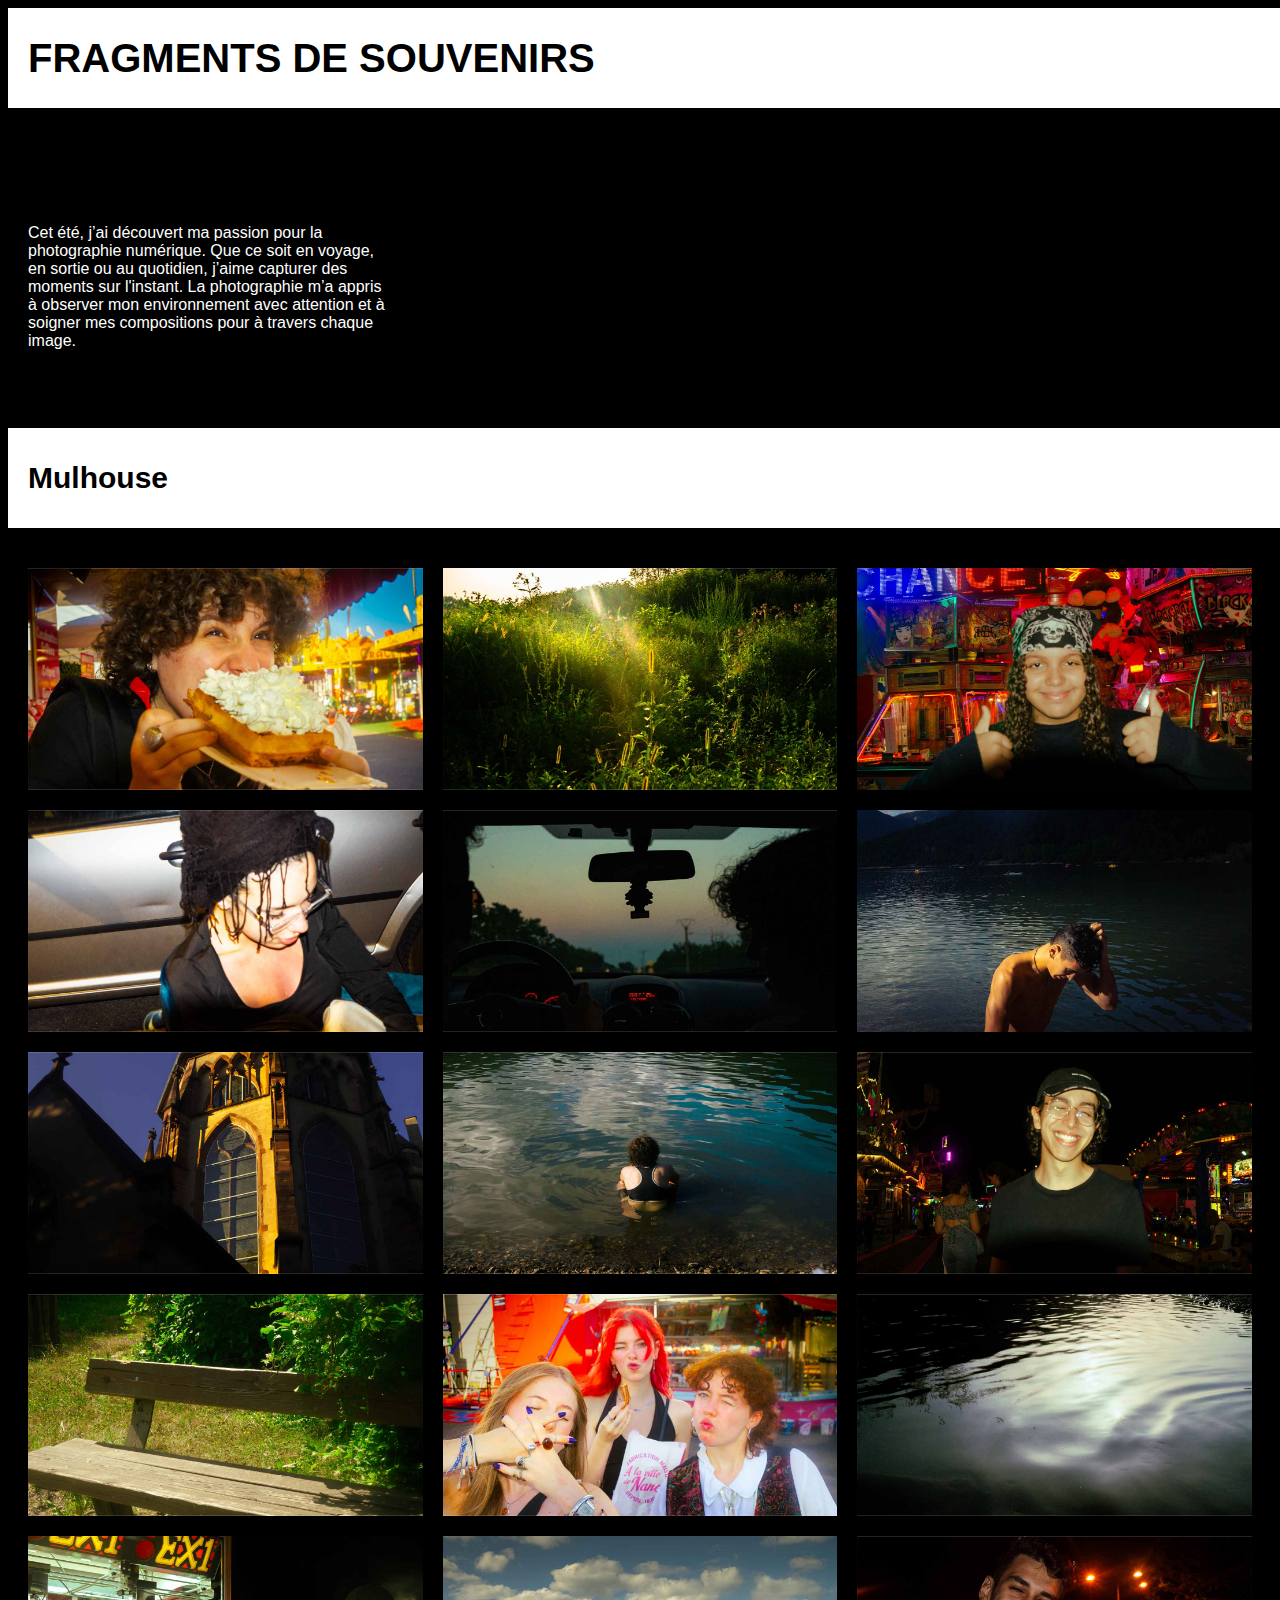
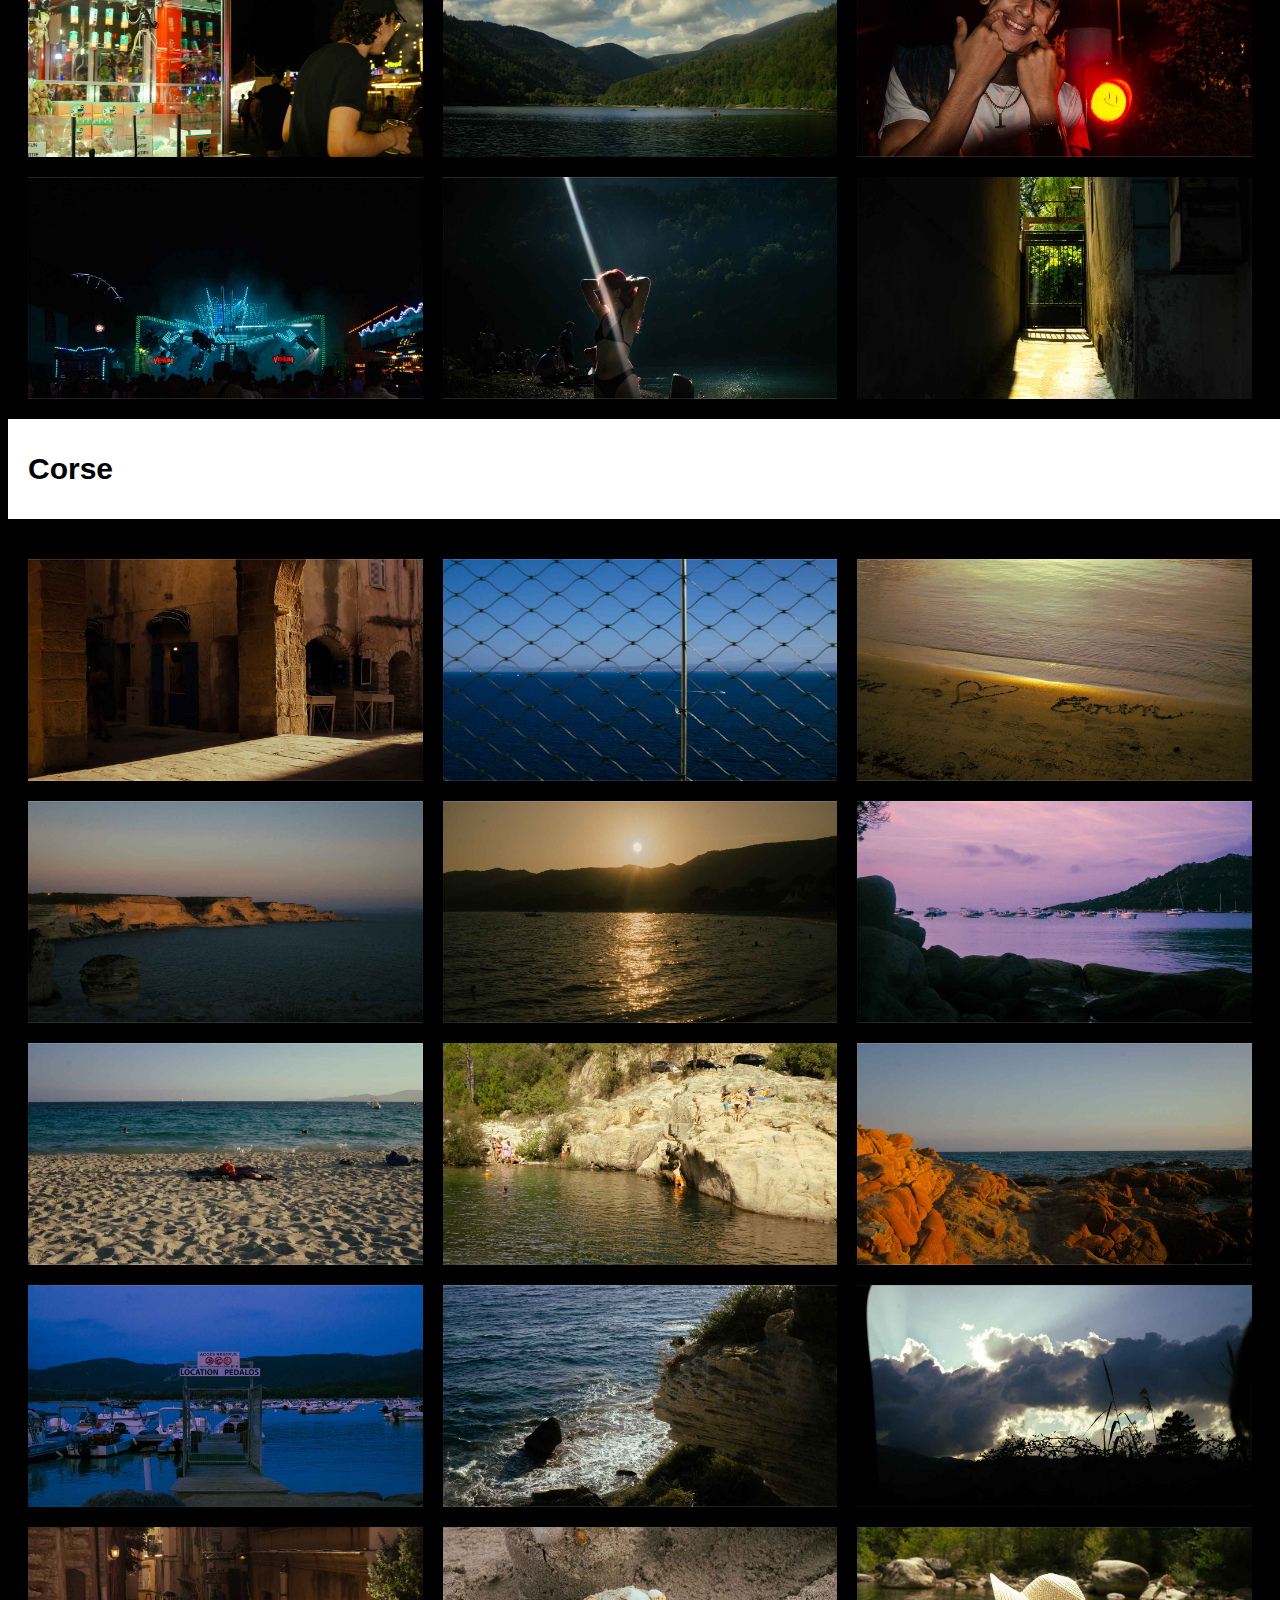
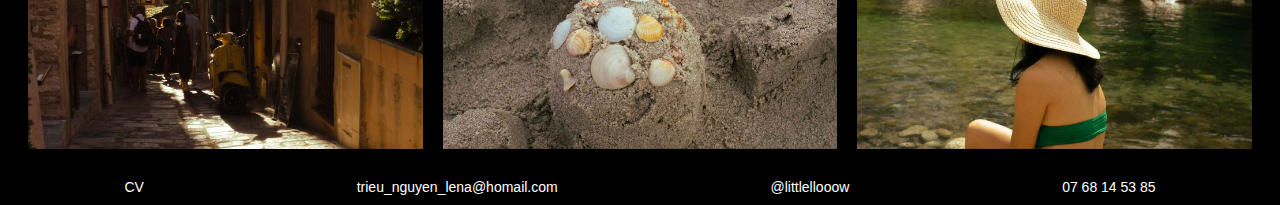
<file: souvenirs.html>
<!DOCTYPE html>
<html lang="fr">
<head>
    <meta charset="UTF-8">
    <meta name="viewport" content="width=device-width, initial-scale=1.0">
    <title>Léna Trieu-Nguyen - Fragments de souvenirs</title>
    <link rel="stylesheet" href="styles.css">
    <link rel="shortcut icon" href="img/moi2.png">
</head>

<body>

      <!-- Navigation -->
    <header class="navigation">
        
        <div class="nav-center">
            <a href="index.html">retour à l'accueil</a>
        </div>
    
    </header>

     <section class="selected-works">
        <div class="title">
          <h2>FRAGMENTS DE SOUVENIRS</h2>
 
        </div>

        <div class="text-block">
            <p>
                 </br>Cet été, j’ai découvert ma passion pour la photographie numérique. Que ce soit en voyage, en sortie ou au quotidien, j’aime capturer des moments sur l'instant. La photographie m’a appris à observer mon environnement avec attention et à soigner mes compositions pour à travers chaque image.
            </p>
        </div>
     </section>

     <section class="selected-works">
        <div class="title">
          <h3>Mulhouse</h3>

        </div>
     </section>

        <div class="grid">
            <img src="img/Foire.jpg" alt="Photo 1">
            <img src="img/mulhouse-6.jpg" alt="Photo 2">
            <img src="img/Foire2.jpg" alt="Photo 3">
            <img src="img/mulhouse-3.jpg" alt="Photo 4">
            <img src="img/mulhouse-13.jpg" alt="Photo 5">
            <img src="img/Lac2.jpg" alt="Photo 6">
            <img src="img/mulhouse-15.jpg" alt="Photo 7">
            <img src="img/mulhouse-12.jpg" alt="Photo 8">
            <img src="img/mulhouse-9.jpg" alt="Photo 9">
            <img src="img/mulhouse-2.jpg" alt="Photo 10">
            <img src="img/Foire5.jpg" alt="Photo 11">
            <img src="img/mulhouse-7.jpg" alt="Photo 12">
            <img src="img/Foire6.jpg" alt="Photo 13">
            <img src="img/Lac.jpg" alt="Photo 14">
            <img src="img/mulhouse-4.jpg" alt="Photo 15">
            <img src="img/Foire7.jpg" alt="Photo 16">
            <img src="img/Lac3.jpg" alt="Photo 17">
            <img src="img/mulhouse-1.jpg" alt="Photo 18">
        </div>
  

                <section class="selected-works">
                    <div class="title">
                      <h3>Corse</h3>
            
                    </div>
                 </section>
            
                    <div class="grid">
                        <img src="img/Corse.jpg" alt="Photo 1">
                        <img src="img/Corse2.jpg" alt="Photo 2">
                        <img src="img/Corse3.jpg" alt="Photo 3">
                        <img src="img/Corse4.jpg" alt="Photo 4">
                        <img src="img/Corse5.jpg" alt="Photo 5">
                        <img src="img/corse15.jpg" alt="Photo 6">
                        <img src="img/Corse6.jpg" alt="Photo 7">
                        <img src="img/corse12.jpg" alt="Photo 8">
                        <img src="img/Corse7.jpg" alt="Photo 9">
                        <img src="img/corse14.jpg" alt="Photo 10">
                        <img src="img/Corse8.jpg" alt="Photo 11">
                        <img src="img/corse11.jpg" alt="Photo 12">
                        <img src="img/Corse9.jpg" alt="Photo 13">
                        <img src="img/corse10.jpg" alt="Photo 14">
                        <img src="img/corse13.jpg" alt="Photo 15">
                    </div>

                    <div class="about-links">
                        <a href="path/to/TRIEU-NGUYEN_Léna_CurriculumVitae.pdf" target="_blank">CV</a>
                        <a href="mailto:trieu_nguyen_lena@hotmail.com">trieu_nguyen_lena@homail.com</a>
                        <a href="https://www.instagram.com/littlellooow/" target="_blank">@littlellooow</a>
                        <a href="tel:0768145385">07 68 14 53 85</a>
                    </div>
        

</body>
</html>
</file>
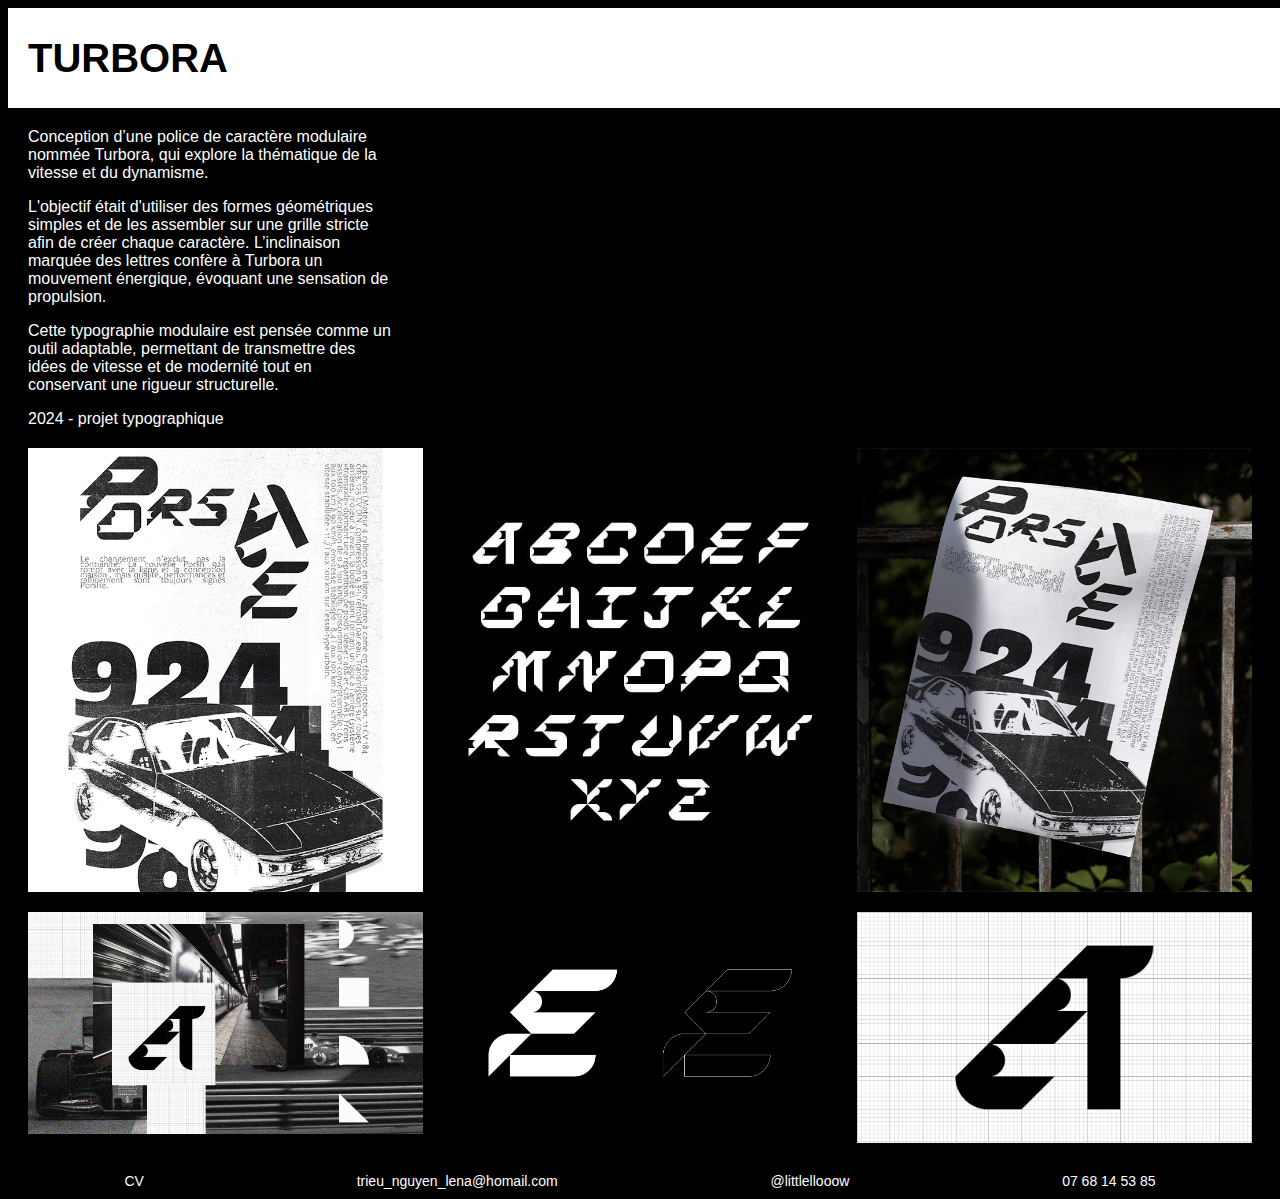
<file: turbora.html>
<!DOCTYPE html>
<html lang="fr">
<head>
    <meta charset="UTF-8">
    <meta name="viewport" content="width=device-width, initial-scale=1.0">
    <title>Léna Trieu-Nguyen - Turbora</title>
    <link rel="stylesheet" href="styles.css">
    <link rel="shortcut icon" href="img/moi2.png">
</head>

<body>

      <!-- Navigation -->
     <header class="navigation">
        
        <div class="nav-center">
            <a href="index.html">retour à l'accueil</a>
        </div>
    
     </header>

     <section class="selected-works">
        <div class="title">
          <h2>TURBORA</h2>
        </div>

        <div class="text-block">
            <div>
                <p>
                Conception d’une police de caractère modulaire nommée Turbora, qui explore la thématique de la vitesse et du dynamisme. 
                </p>
                <p>
                L'objectif était d'utiliser des formes géométriques simples et de les assembler sur une grille stricte afin de créer chaque caractère. L’inclinaison marquée des lettres confère à Turbora un mouvement énergique, évoquant une sensation de propulsion.
                </p> 
                <p>
                Cette typographie modulaire est pensée comme un outil adaptable, permettant de transmettre des idées de vitesse et de modernité tout en conservant une rigueur structurelle.
                </p>
                <p>2024 - projet typographique</p>
            </div>
        </div>
     </section>

        <div class="grid">
            <img src="img/turbora_affiche.jpg" alt="Affiche Turbora">
            <img src="img/turbora_alphabet.jpg" alt="Alphabet Turora">
            <img src="img/turbora_affiche_carre.jpg" alt="Affiche Turbora 2">
            <img src="img/turbora_inspi.png" alt="Inspiration Turbora">
            <img src="img/Turbora_E.png" alt="E Turbora">
            <img src="img/Turbora_A.png" alt="A Turbora">
        </div>

        <div class="about-links">
            <a href="path/to/TRIEU-NGUYEN_Léna_CurriculumVitae.pdf" target="_blank">CV</a>
            <a href="mailto:trieu_nguyen_lena@hotmail.com">trieu_nguyen_lena@homail.com</a>
            <a href="https://www.instagram.com/littlellooow/" target="_blank">@littlellooow</a>
            <a href="tel:0768145385">07 68 14 53 85</a>
        </div>

</body>
</html>
</file>
<file: styles.css>
/* Navigation */
.navigation {
    display: flex;
    background-color: black;
    color: white;
    position: fixed;
    top: 0;
    width: 100%;
    z-index: 10;
    font-size: 16px;
    padding: 10px 0;
}


.nav-center {
    font-weight: bold;
    width: 33%;
    justify-content:right;
    width: 200px;
}

.nav-center a {
    color: white;
    text-decoration: none;
}

.nav-center a:hover {
    color: #000;
}

body, html {
    font-family: 'Segoe UI', Tahoma, Geneva, Verdana, sans-serif;
    height: 100%;
    font-weight: lighter;
    background-color: #000;
    
}

/* Section principale */
.main {
    position: relative;
    height: 100vh;
    background: #000;
    display: flex;
    justify-content: center;
    align-items: center;
    color: white;
    overflow: hidden;
}

.background-image {
    position: absolute;
    top: 0;
    left: 0;
    width: 100%;
    height: 100%;
    object-fit: cover;
    object-position: center;
    background: url('img/image-principale.jpg') center/cover no-repeat;
    z-index: 1;
}

.overlay {
    z-index: 2;
    text-align: center;
    padding: 0 10px;
}

.overlay h1 {
    font-size: 200px; 
    font-weight: bold;
    margin: 0;
}

.overlay p {
    margin-top: 1rem;
    font-size: 1rem;
}

/* MEDIA QUERIES */

/* Petits appareils (tablettes, téléphones) */
@media (max-width: 768px) {
   
    .overlay h1 {
        font-size: 100px; /* Réduit la taille du titre */
    }

    .overlay p {
        font-size: 0.9rem; /* Réduit la taille du texte */
        line-height: 1.3;
        
    }

    .background-image {
        background:url('img/image-principale.jpg') no-repeat   
    }

   
}

/* Très petits appareils (téléphones de petite taille) */
@media (max-width: 480px) {
    .overlay h1 {
        font-size: 60px; /* Réduit encore la taille du titre */
    }

    .overlay p {
        font-size: 0.8rem;
    }

    .scrolling-text-container {
        font-size: 100px;
    }

}

.scrolling-text-container {
    position: relative;
    width: 100%;
    height: 100px; /* Hauteur de la bande de texte */
    overflow: hidden; /* Masque tout ce qui dépasse */
    background: black; /* Fond noir pour contraster avec le texte */
    color: white;
    display: flex;
    align-items: center;
   
}

/* Texte défilant */
.scrolling-text {
    white-space: nowrap; /* Empêche le retour à la ligne */
    display: inline-block;
    animation: scroll-text 400s linear infinite; /* Animation infinie */
    font-size: 50px; /* Taille du texte */
}

/* Animation CSS */
@keyframes scroll-text {
    0% {
        transform: translateX(0); /* Commence à gauche */
    }
    100% {
        transform: translateX(-100%); /* Défile vers la gauche, remplaçant la première copie par la deuxième */
    }
}

/* Responsive : Ajuste la taille du texte pour les petits écrans */
@media (max-width: 768px) {
    .scrolling-text {
        font-size: 1rem; /* Taille plus petite pour les tablettes */
    }
    .text-block {
        width: 100% !important;
    }
    .grid {
        display: flex !important;
        flex-wrap: wrap !important;
    }
    
}

@media (max-width: 480px) {
    .scrolling-text {
        font-size: 0.8rem; /* Taille encore plus petite pour les téléphones */
    }
    .text-block {
            width: 100% !important;
    }
    .about-content{
        flex-direction: column !important;
    }
}

/* Section globale */
.selected-works {
    width: 100vw; 
    margin: 0;
    padding: 0;
    display: flex;
    flex-direction: column;
}

/* Titre dans un espace blanc */
.selected-works .title {
    position: relative; 
    z-index: 10;
    width: 100%;
    height: 100px; 
    background-color: white; 
    display: flex;
    align-items: center;
    padding-left: 20px; 
    margin-bottom: 20px;
}

.selected-works .title h2 {
    font-size: 40px; 
    font-weight: bold;
    color: black;
    margin: 0;
}

.selected-works .title h3 {
    font-size: 30px; 
    font-weight: bold;
    color: black;
    margin: 0;

}

/* Bloc du projet */
.work-item {
    position: relative;
    width: 100%;
    height: 100vh; 
    margin-top: 0;
    padding-top: 0; 
}

/* Lien cliquable */
.work-item a {
    display: block;
    width: 100%;
    height: 100%;
    text-decoration: none;
}

/* Image du projet */
.work-item img {
    position: absolute;
    top: 0;
    left: 0;
    width: 100%;
    height: 100%;
    object-fit: cover; 
    z-index: 1;
}

/* Informations sur le projet */
.work-info {
    position: absolute;
    bottom: 0; 
    left: 0;
    right: 0;
    z-index: 2;
    display: grid;
    grid-template-columns: 1fr 1fr 1fr; 
    align-items: center;
    color: white;
    background: black; 
    padding: 20px 40px; 
    box-sizing: border-box; /* Assure que le padding n'affecte pas la largeur totale */
}

.work-info span {
    font-size: 20px;
}

.work-info .left {
    text-align: left;
}

.work-info .center {
    text-align: center;
}

.work-info .right {
    text-align: right;
}

/* Section About */
.about {
    width: 100vw; 

}

/* Titre About */
.about .title {
    position: relative;
    z-index: 10;
    width: 100%;
    height: 100px; 
    background-color: white; 
    display: flex;
    align-items: center;
    padding-left: 20px; 
}

.about .title h2 {
    font-size: 40px; 
    font-weight: bold;
    color: rgb(0, 0, 0);

}

/* Contenu de la section About */
.about-content {
    display: flex;
    align-items: center;
    justify-content: center;
    padding: 50px; 
    background-color: #ffffff;
}

/* Photo dans la section About */
.about-photo {
    flex: 1; /* Prend 1 part de l'espace total */
    max-width: 40%; 
    padding-right: 20px; 
}

.about-photo img {
    width: 100%;
    height: auto;
}

/* Texte dans la section About */
.about-text {
    flex: 2; /* Prend 2 parts de l'espace total */
    max-width: 60%; 
    color: #000000; 
    font-size: 18px; 
    line-height: 1.6; 
}

.about-text p {
    margin: 0;
}

.about-links {
    display: flex;
    justify-content: space-around; 
    flex-wrap: wrap;
    align-items: center;
    margin-top: 20px; 
    padding: 10px;
    background-color: rgb(0, 0, 0); 
}

.about-links a {
    color: rgb(255, 255, 255);
    text-decoration: none;
    font-size: 14px; 
    font-weight: lighter;
    font-family: sans-serif;
    transition: color 0.3s ease; 
}

.about-links a:hover {
    color: rgb(0, 0, 0); 
}

.text-block {
    width: 30%; 
    height: 300px; 
    background-color: rgb(0, 0, 0); 
    display: flex; 
    align-items: center; 
    padding-left: 20px; 
    box-sizing: border-box; 
}

.text-block p {
    color: rgb(255, 255, 255); 
    font-size: 16px; 
    column-count: 1; 
    column-gap: 20px; 
}

/* Grille des photos */
.grid {
    display: grid;
    grid-template-columns: repeat(3, 1fr); 
    gap: 20px;
    margin: 20px; 
}

/* Styles pour les images */
.grid img {
    width: 100%; 
    height: auto; 
    object-fit: cover; 
    transition: transform 0.3s ease;
}
</file>
